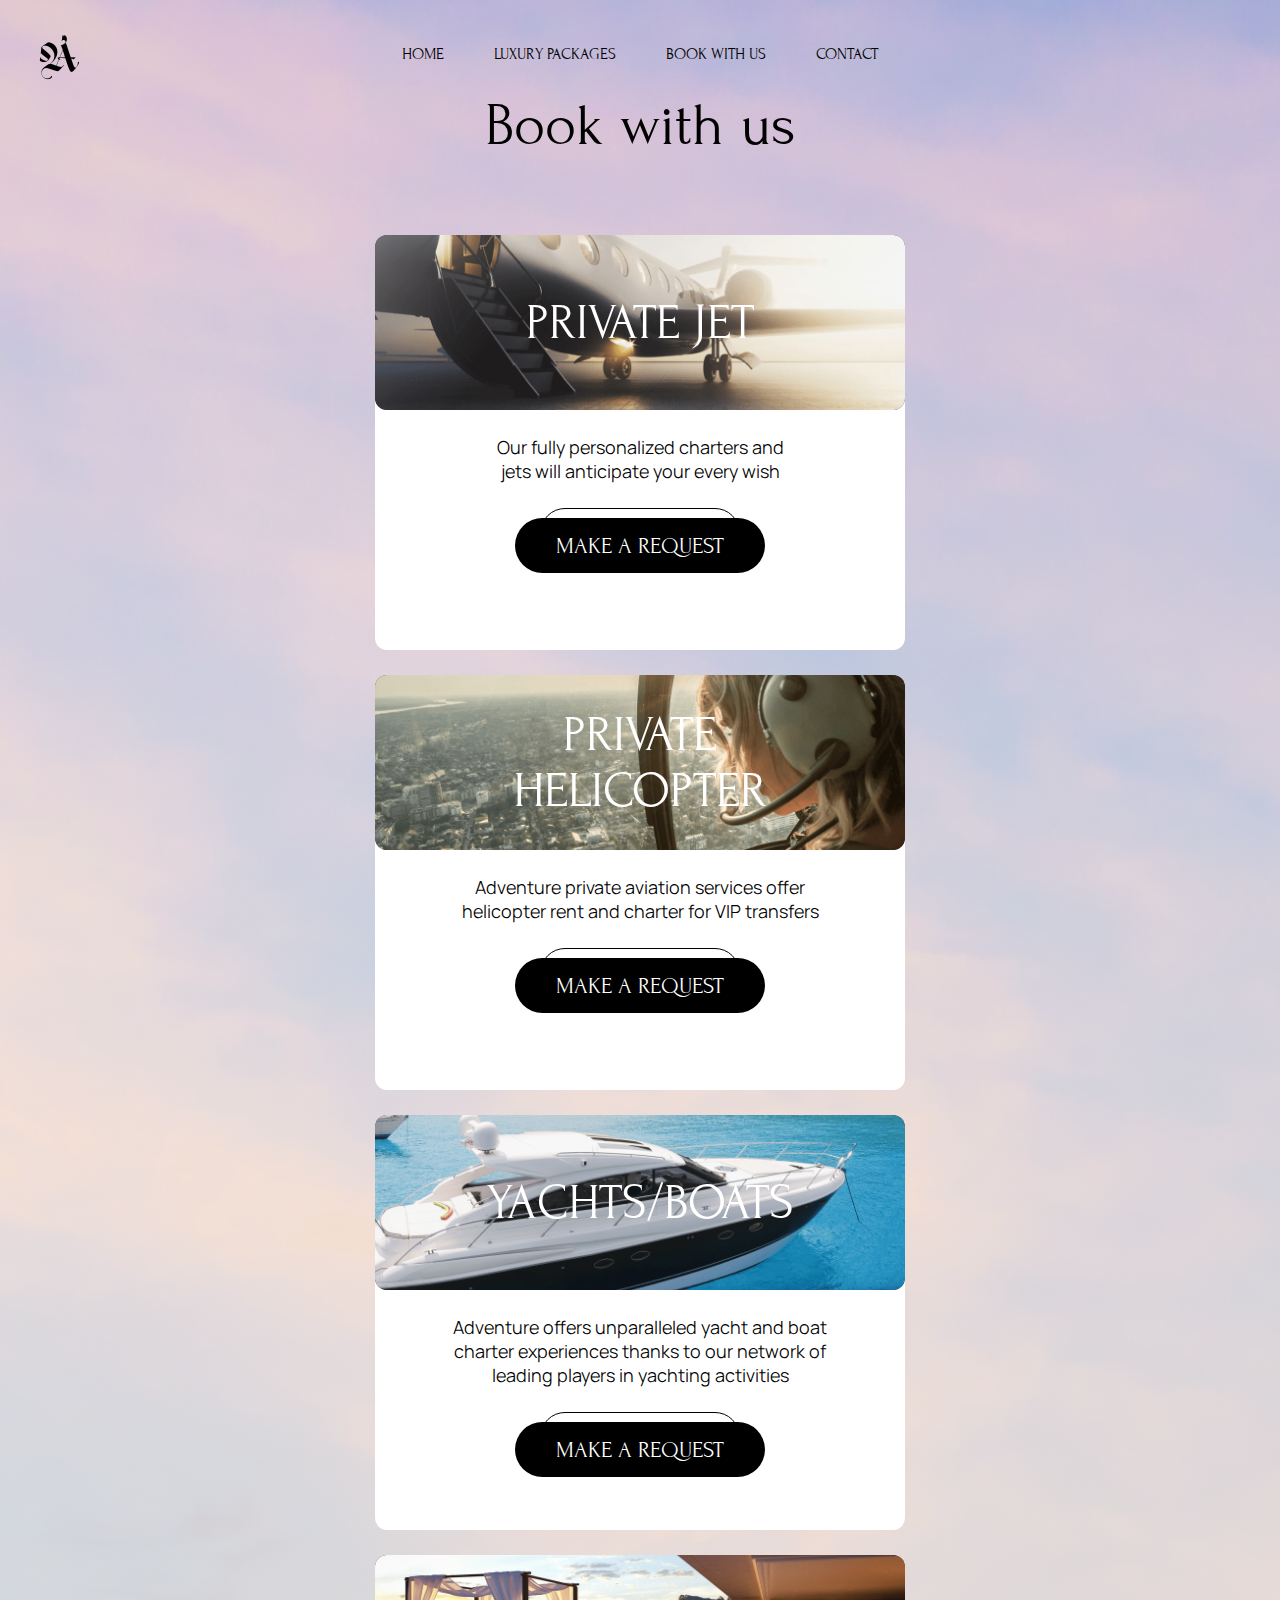
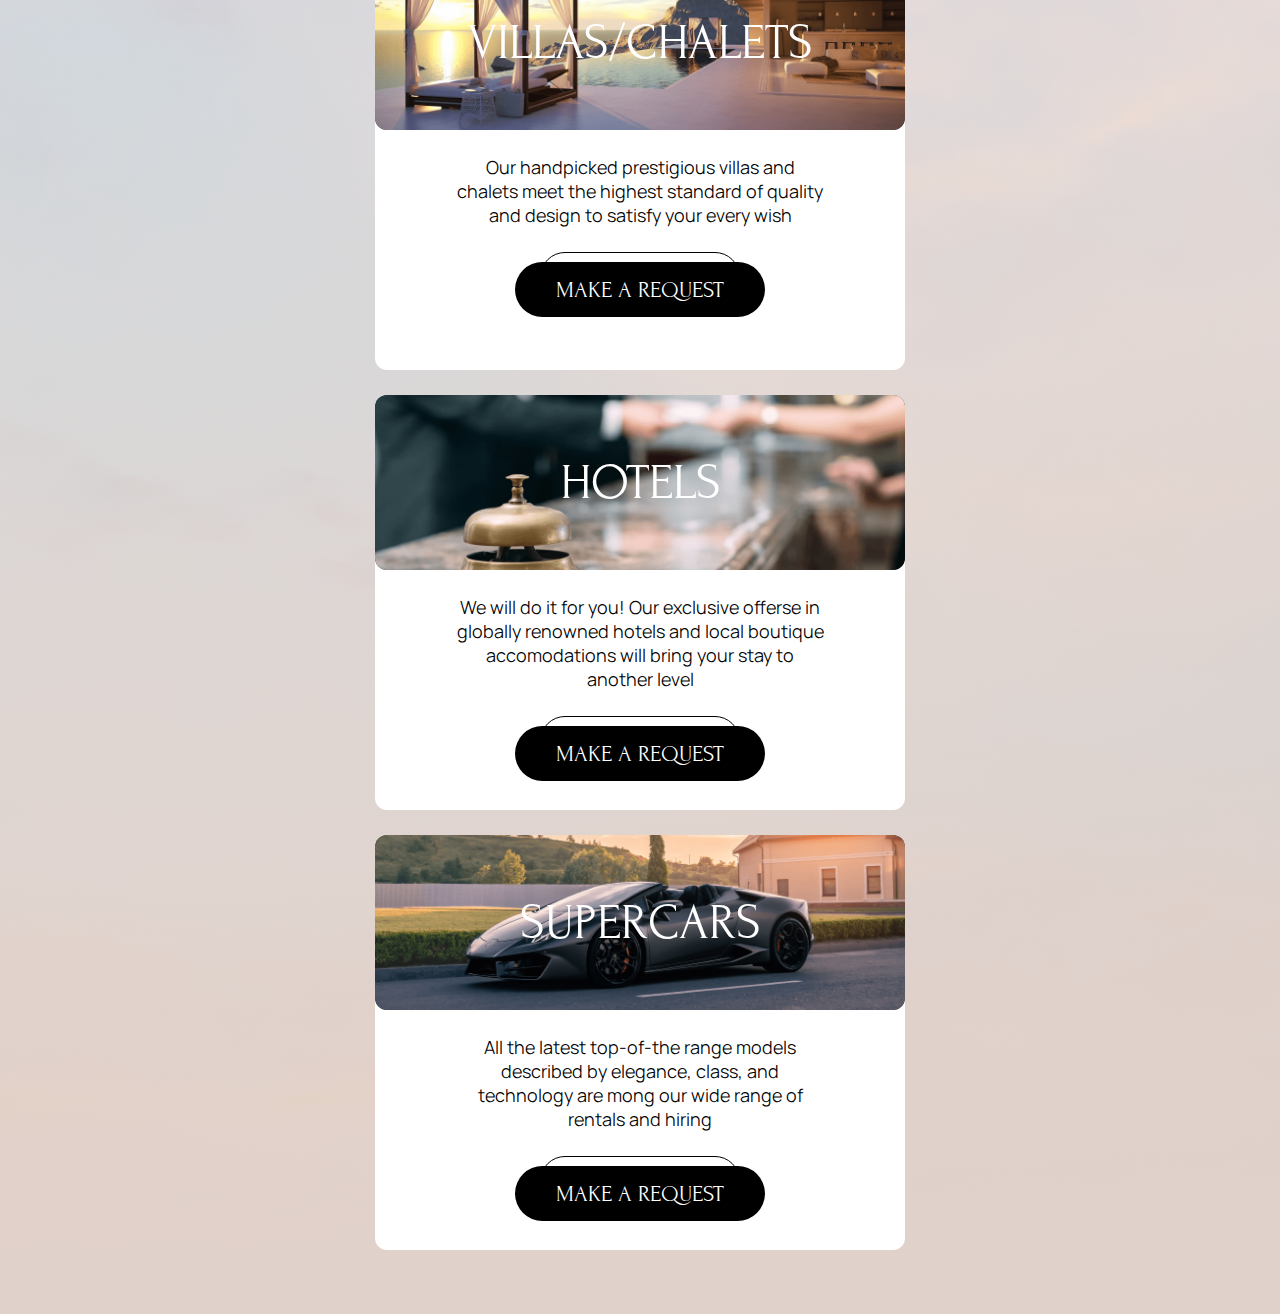
<file: booking.html>
<html lang="en-US">
    <head> 
       <title>Adventure - Travel Designer</title> 
       
       <meta name="author" content="Cristhian Prado" />
       <meta
            name="description"
            content="Your home for luxury traveling." 
        />
        <meta charset="utf-8"/>
        <link rel="stylesheet" href="booking-style.css">
    </head>

    
    <body>
        <input type="checkbox" id="toggle">
        <a href="#"><img class="logo" src="logo.png"></a>
        <nav>
            <label class = "navbar-toggler" for="toggle">
                <span class="bar"></span>
                <span class="bar"></span>
                <span class="bar"></span>
            </label>

            <ul>
                <li><a href="index.html">HOME</a></li>
                <li><a href="luxuryPackages.html">LUXURY PACKAGES</a></li>
                <li><a href="booking.html">BOOK WITH US</a></li>
                <li><a href="contact.html">CONTACT</a></li>
            </ul>
        </nav>

        <div class="bookTitle">
            <h1>Book with us</h1>
        </div>

        <div class="booking-section">
            <div class="bookings-container">
                <a href="private-jet.html">
                    <div class="booking-info">
                        <div class="booking private-jet">
                            <div class="bg private-jet">
                                <h1>PRIVATE JET</h1>
                            </div>
                        </div>
                        <p>Our fully personalized charters and<br>jets will anticipate your every wish</p>
                        <div class="request-container">
                            <div class="request-button">
                                <h2>MAKE A REQUEST</h2>
                            </div>
                            <div class="request-cont-outline"></div>
                        </div>
                    </div>
                </a>
            
                <a href="private-jet.html">
                    <div class="booking-info">
                        <div class="booking private-helicopter">
                            <div class="bg private-heli">
                                <h1>PRIVATE<br>HELICOPTER</h1>
                            </div>
                        </div>
                        <p>Adventure private aviation services offer<br>helicopter rent and charter for VIP transfers</p>
                        <div class="request-container">
                            <div class="request-button">
                                <h2>MAKE A REQUEST</h2>
                            </div>
                            <div class="request-cont-outline"></div>
                        </div>
                    </div>
                </a>

                <a href="private-jet.html">
                    <div class="booking-info">
                        <div class="booking yachts">
                            <div class="bg yachts">
                                <h1>YACHTS/BOATS</h1>
                            </div>
                        </div>
                        <p>Adventure offers unparalleled yacht and boat<br>charter experiences thanks to our network of<br>leading players in yachting activities</p>
                        <div class="request-container">
                            <div class="request-button">
                                <h2>MAKE A REQUEST</h2>
                            </div>
                            <div class="request-cont-outline"></div>
                        </div>
                    </div>
                </a>

                <a href="private-jet.html">
                    <div class="booking-info">
                        <div class="booking villas">
                            <div class="bg villas">
                                <h1>VILLAS/CHALETS</h1>
                            </div>
                        </div>
                        <p>Our handpicked prestigious villas and<br>chalets meet the highest standard of quality<br>and design to satisfy your every wish</p>
                        <div class="request-container">
                            <div class="request-button">
                                <h2>MAKE A REQUEST</h2>
                            </div>
                            <div class="request-cont-outline"></div>
                        </div>
                    </div>
                </a>

                <a href="private-jet.html">
                    <div class="booking-info">
                        <div class="booking hotels">
                            <div class="bg hotels">
                                <h1>HOTELS</h1>
                            </div>
                        </div>
                        <p>We will do it for you! Our exclusive offerse in<br>globally renowned hotels and local boutique<br>accomodations will bring your stay to<br>another level</p>
                        <div class="request-container">
                            <div class="request-button">
                                <h2>MAKE A REQUEST</h2>
                            </div>
                            <div class="request-cont-outline"></div>
                        </div>
                    </div>
                </a>

                <a href="private-jet.html">
                    <div class="booking-info">
                        <div class="booking supercars">
                            <div class="bg supercars">
                                <h1>SUPERCARS</h1>
                            </div>
                        </div>
                        <p>All the latest top-of-the range models<br>described by elegance, class, and<br>technology are mong our wide range of<br>rentals and hiring</p>
                        <div class="request-container">
                            <div class="request-button">
                                <h2>MAKE A REQUEST</h2>
                            </div>
                            <div class="request-cont-outline"></div>
                        </div>
                    </div>
                </a>
            </div>
        </div>

    </body>
</html>
</file>
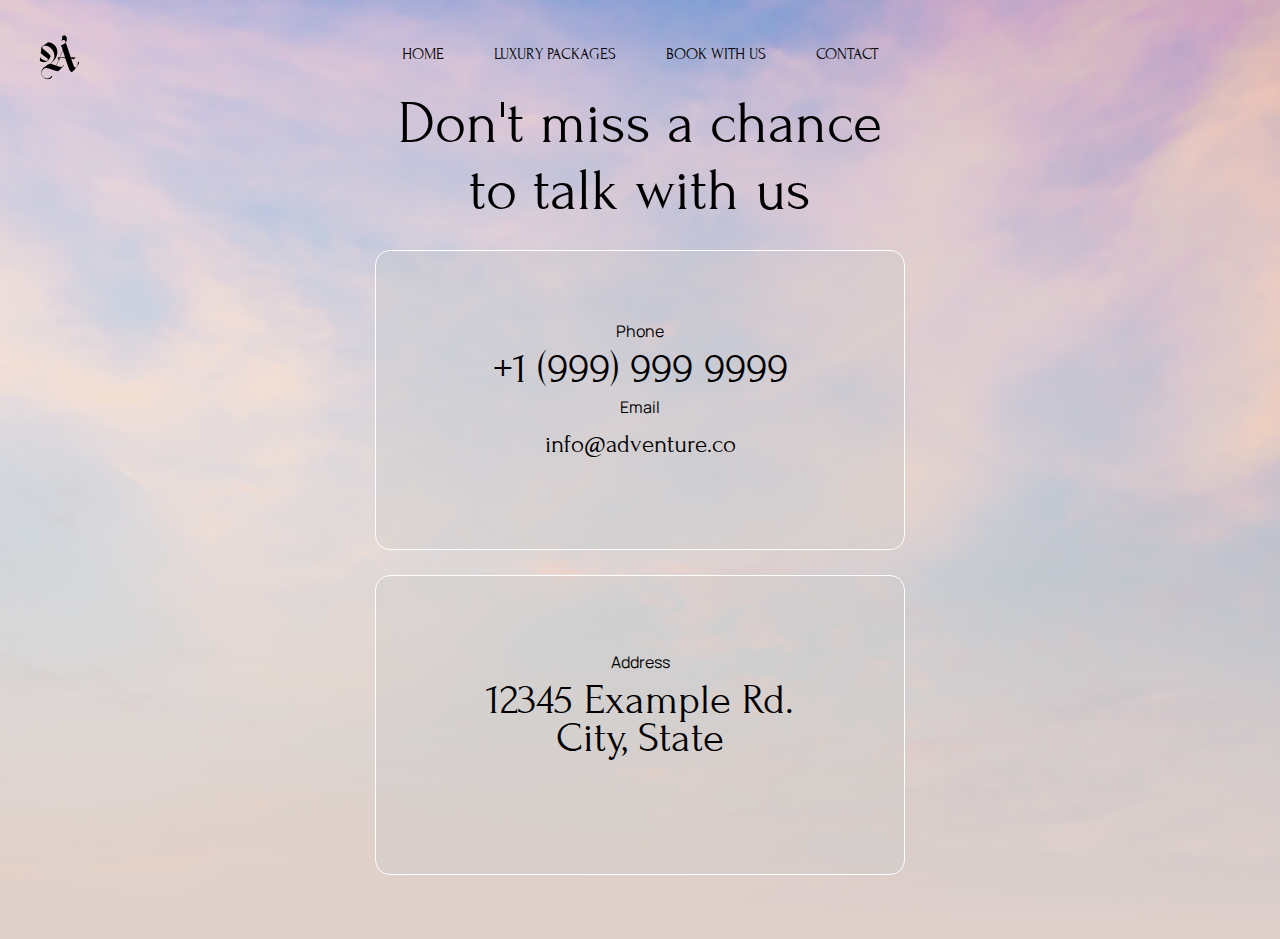
<file: contact.html>
<html lang="en-US">
    <head> 
       <title>Adventure - Travel Designer</title> 
       
       <meta name="author" content="Cristhian Prado" />
       <meta
            name="description"
            content="Your home for luxury traveling." 
        />
        <meta charset="utf-8"/>
        <link rel="stylesheet" href="contact.css">
    </head>

    
    <body>
        <input type="checkbox" id="toggle">
        <a href="#"><img class="logo" src="logo.png"></a>
        <nav>
            <label class = "navbar-toggler" for="toggle">
                <span class="bar"></span>
                <span class="bar"></span>
                <span class="bar"></span>
            </label>

            <ul>
                <li><a href="index.html">HOME</a></li>
                <li><a href="luxuryPackages.html">LUXURY PACKAGES</a></li>
                <li><a href="booking.html">BOOK WITH US</a></li>
                <li><a href="contact.html">CONTACT</a></li>
            </ul>
        </nav>

        <div class="pageTitle">
            <h1>Don't miss a chance<br>to talk with us</h1>
        </div>

        <div class="contact-info-section">
            <div class="contact-info-container">
                <div class="contact-info">
                    <div class="info-text">
                        <p>Phone</p>
                        <h3>+1 (999) 999 9999</h3>
                        <p>Email</p>
                        <h2>info@adventure.co</h2>
                    </div>
                </div>
                <div class="contact-info">
                    <div class="info-text address">
                        <p>Address</p>
                        <h3>12345 Example Rd.<br>City, State</h3>
                    </div>
                </div>
            </div>
        </div>

    </body>
</html>
</file>
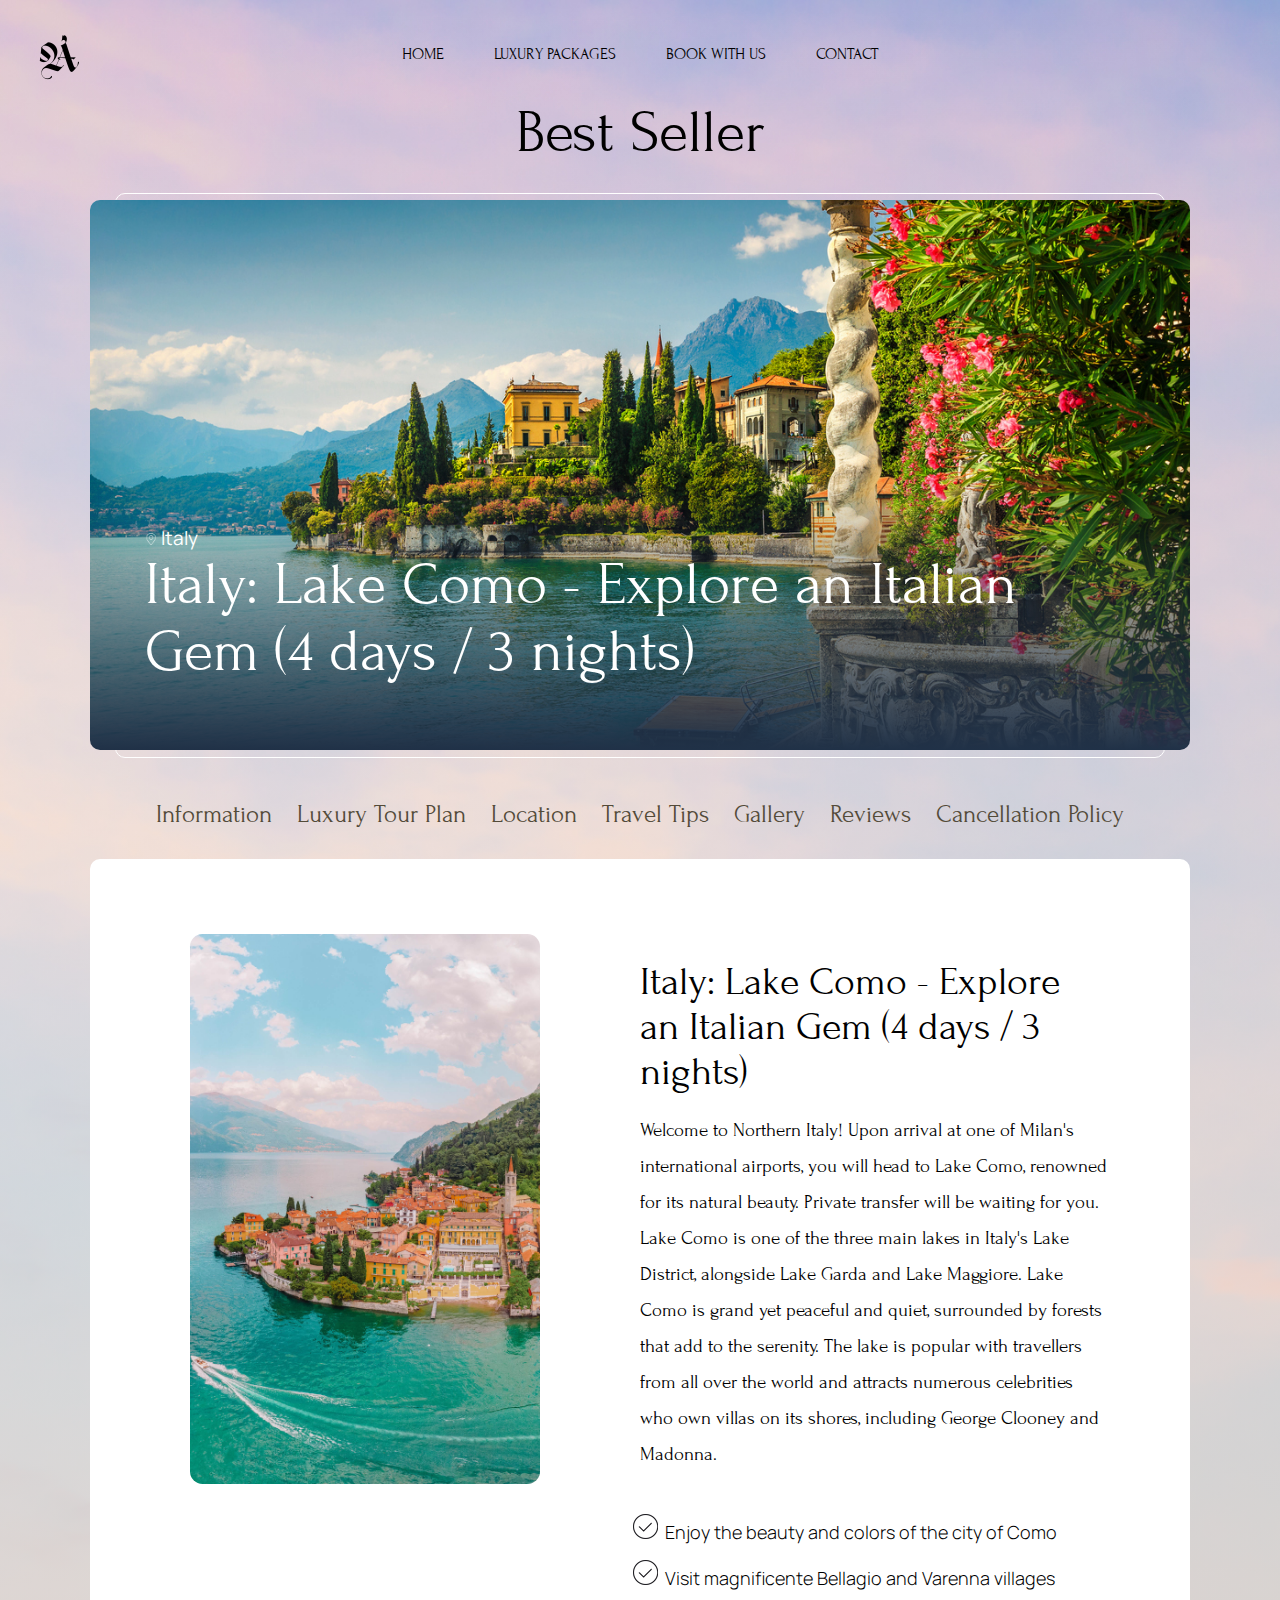
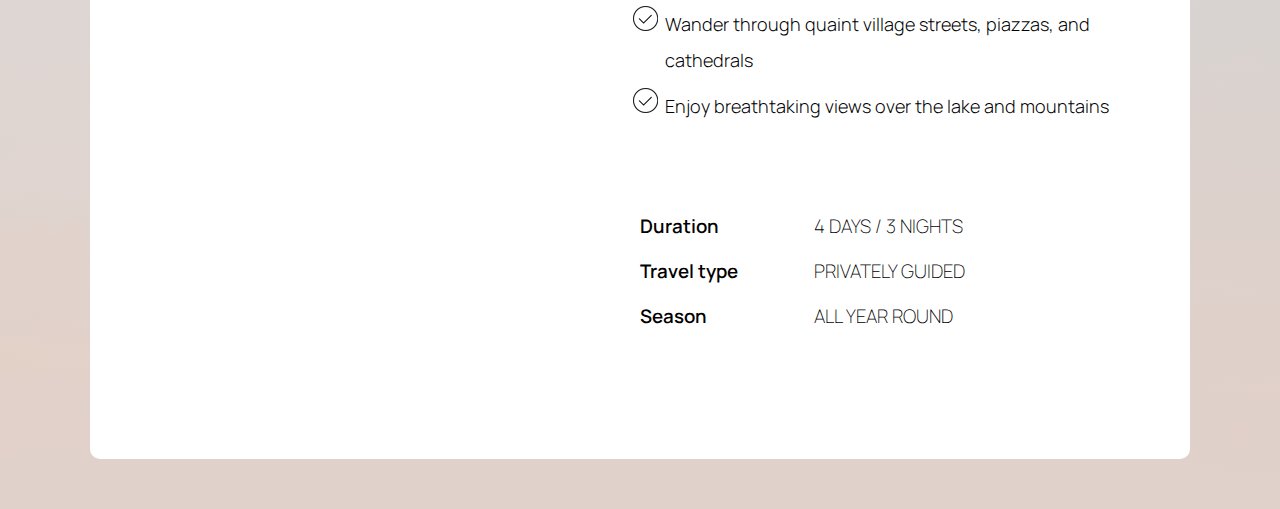
<file: italy-lake-como.html>
<html lang="en-US">
    <head> 
       <title>Adventure - Travel Designer</title> 
       
       <meta name="author" content="Cristhian Prado" />
       <meta
            name="description"
            content="Your home for luxury traveling." 
        />
        <meta charset="utf-8"/>
        <script defer src="info.js"></script>
        <link rel="stylesheet" href="package-styles.css">
    </head>

    
    <body>
        <input type="checkbox" id="toggle">
        <a href="#"><img class="logo" src="logo.png"></a>
        <nav>
            <label class = "navbar-toggler" for="toggle">
                <span class="bar"></span>
                <span class="bar"></span>
                <span class="bar"></span>
            </label>

            <ul>
                <li><a href="index.html">HOME</a></li>
                <li><a href="luxuryPackages.html">LUXURY PACKAGES</a></li>
                <li><a href="booking.html">BOOK WITH US</a></li>
                <li><a href="contact.html">CONTACT</a></li>
            </ul>
        </nav>

        <div class="pageTitle">
            <h1>Best Seller</h1>
        </div>

        <div class="fg-package-container">
            <div class="fg-package">
                <div class="fg-info">
                    <p><img src="images/pin.png" width="12px" height="12px"> Italy</p>
                    <h1>Italy: Lake Como - Explore an Italian<br>Gem (4 days / 3 nights)</h1>
                </div>
            </div>
            <div class="fg-outline"></div>
        </div>

        <div class="button-bar">
            <button onclick="enableINFORMATION()">Information</button>
            <button onclick="enableLTP()">Luxury Tour Plan</button>
            <button onclick="enableLOCATION()">Location</button>
            <button onclick="enableTIPS()">Travel Tips</button>
            <button onclick="enableGALLERY()">Gallery</button>
            <button onclick="enableREVIEWS()">Reviews</button>
            <button onclick="enablePOLICY()">Cancellation Policy</button>
        </div>

        <div class="info-section">
            <div class="information" id="info">
                <div class="content">
                    <div class="photo italy-lake-como"></div>
                    <div class="text-section">
                        <h1>Italy: Lake Como - Explore<br>an Italian Gem (4 days / 3<br>nights)</h1>
                        <br>
                        <p>Welcome to Northern Italy! Upon arrival at one of Milan's international airports, you will head to Lake Como, renowned for its natural beauty. Private transfer will be waiting for you. Lake Como is one of the three main lakes in Italy's Lake District, alongside Lake Garda and Lake Maggiore. Lake Como is grand yet peaceful and quiet, surrounded by forests that add to the serenity. The lake is popular with travellers from all over the world and attracts numerous celebrities who own villas on its shores, including George Clooney and Madonna.</p>
                        <ul>
                            <li>Enjoy the beauty and colors of the city of Como</li>
                            <li>Visit magnificente Bellagio and Varenna villages</li>
                            <li>Wander through quaint village streets, piazzas, and cathedrals</li>
                            <li>Enjoy breathtaking views over the lake and mountains</li>
                        </ul>
                        <div class="dts-container">
                            <h3><strong>Duration</strong>&emsp;&emsp;&emsp;&emsp;&emsp;4 DAYS / 3 NIGHTS</h3>
                            <h3><strong>Travel type</strong>&emsp;&emsp;&emsp;&emsp;PRIVATELY GUIDED</h3>
                            <h3><strong>Season </strong>&emsp;&emsp;&emsp;&emsp;&emsp;&nbsp;&nbsp;ALL YEAR ROUND</h3>
                        </div>
                    </div>
                </div>
            </div>

            <div class="ltp" id="ltp">
                <div class="content-title">Luxury Tour Plan</div>

                <div class="text-block">
                    <h2>Day 1: Arrival. Day at leisure</h2>
                    <p>As it is your arrival day, take it easy after checking in to your hotel.  Grab some gelato and take a walk along the lakeside promenade.
                        <br>
                        <br>
                        Traditionally in Italy, locals get together with friends for an early evening cocktail called an aperitivo. In almost any piazza, you can sit and enjoy a spritz accompanied by local breads, meats and cheeses.
                        <br>
                        <br>
                        Get inspired by the Italian spirit overlooking the beautiful lake
                    </p>
                </div>
                <div class="text-block">
                    <h2>Day 2: Walking Tour & Funicular Ride</h2>
                    <p>Enjoy breakfast, then meet your guide in the center of Como and set off for a full day of exploring the city. Wander the narrow streets and enjoy the sights and sounds from the local shops. In the center, you will find the 14th century Gothic Cathedral of Como and the 12th century Basilica of San Fedele. Both will impress you with its magnificent architecture. Since they are next to each other, you can take a tour of one or both of these local attractions.
                        <br>
                        <br>
                        From the square, you will walk 20 minutes to the extensive park and exhibition hall of Villa Olmo. Your guide will show you around the Villa and gardens before giving you some free time.
                        <br>
                        <br>
                        Take some time in the afternoon to shop in Como. There are many boutiques and a weekly market on Saturdays around Port Torre.
                        <br>
                        <br>
                        In the afternoon, we will head along the promenade to the right of Place Cavour and ride the funicular. The Brunate funicular runs every 30 minutes and takes you to a panoramic view of the city and the lake. In just 7 minutes, you will reach the viewpoint from where you can see the historic center of Como from above and admire the Alps.
                    </p>
                </div>
                <div class="text-block">
                    <h2>Day 3: Private boat tour to Varenna and Bellagio</h2>
                    <p>In the morning, after breakfast, you will board a private boat for an incredibly beautiful tour of Varenna and Bellagio – typical northern Italian villages on the eastern shore of Lake Como.
                        <br>
                        <br>
                        These villages are famous for their beautiful villas and picturesque coastline. In 6 hours of a boat trip, you will fully explore the lake, villages, villas, parks, hidden waterfalls, medieval bridges and breathtaking views.
                        <br>
                        <br>
                        After a couple of hours of boating, we will arrive in Varenna to visit one of the most authentic villages on the lake. Our next stop is the Pearl of Lake Como – village of Bellagio. Enjoy your lunch in one of the local restaurants and admire the view of gorgeous villas, pristine gardens and lively squares. You will also have some free time for shopping.
                        <br>
                        <br>
                        - 9:50 AM: Meeting with the guide
                        <br>
                        - 10:00 AM: Boarding on a private boat for a cruise along the noble branch of the lake to Gaeta
                        <br>
                        - 12:20 PM: Arrival in Varenna, visit to the authentic village
                        <br>
                        - 1:00 PM: Transfer to Bellagio
                        <br>
                        - 1:15 PM: Lunch and free time in Bellagio
                        <br>
                        - 3:00 PM: Transfer to Como
                        <br>
                        - 4:00 PM: Arrival in Como and end of the guided service
                    </p>
                </div>
                <div class="text-block">
                    <h2>Day 4: Departure</h2>
                    <p>It is time to say goodbye to Lake Como. A private transfer will be waiting for you at your hotel to take you to Milan airport.
                        <br>
                        <br>
                        You can extend your holiday and book additional days for:
                        <br>
                        <br>
                        – Spend a day in Lugano, the southern jewel of Switzerland, with a beautiful glacial lake and delicious Swiss chocolate.
                        <br>
                        <br>
                        – Day tour to Milan, the world famous center of fashion, culture, art and history
                        <br>
                        <br>
                        – Full-day tour of the Franciacorta region: visit a regional winery to taste local varietals
                    </p>
                </div>

                <div class="ltp-includes">
                    <p>Included</p>
                    <ul>
                        <li>Hotel and Resort accomodation</li>
                        <li>All private transfers</li>
                        <li>Private guide</li>
                        <li>Local representative assistance</li>
                        <li>Adventure's 24hr telephone assistance</li>
                        <li>Tax</li>
                    </ul>
                    <p>Not included</p>
                    <ul>
                        <li>International flights</li>
                        <li>Insurances</li>
                        <li>Meals and beverage not indicated</li>
                        <li>Extra activities and tours</li>
                    </ul>
                </div>

                <div class="footer-info">
                    <p>Whatever your needs are, we are here to help. If you have any questions regarding our packages<br>and services, or you would like to customise a private guided tours, please do not hesitate to<br>contact us.</p>
                    <br>
                    <h4>Adventure | Tel: +1 (999) 999 9999 | info@adventure.co | www.adventure.co</h4>
                </div>
            </div>

            <div class="location" id="loc">
                <div class="loc-bg">
                    <img src="images/location-Lake-Como.png" width="700px" height="700px">
                </div>
            </div>

            <div class="travel-tips" id="tips">
                <div class="content-title">Travel Tips</div>

                <div class="text-block">
                    <h2 class="tt-h2">Go shopping in Bellagio</h2>
                    <p>Explore some of the cute little shops where you’ll find a lot of silk products. I picked out a couple silk hair scarves for myself and larger scarves to bring home as gifts.</p>
                </div>
                <div class="text-block">
                    <hr>
                    <hr>
                </div>
                <div class="text-block">
                    <h2 class="tt-h2">Enjoy an afternoon espresso or glass of wine by the water.</h2>
                    <p>Grab a table with amazing views at one of the many cafes along the water, and sip an espresso (but for the love of God, don’t order a cappuccino in Italy any time other than in the morning</p>
                </div>
            </div>

            <div class="gallery" id="gallery">
                <div class="content-title">Gallery</div>

                <div class="image-gallery">
                    <div class="gallery-content">
                        <div class="image one"></div>
                        <div class="image-column one">
                            <div class="image two"></div>
                            <div class="image three"></div>  
                        </div>
                        <div class="image-column two">
                            <div class="image four"></div>
                            <div class="image five"></div>
                        </div> 
                        <div class="image six"></div>
                    </div>              
                </div>
            </div>

            <div class="reviews" id="reviews">
                <div class="content-title">Reviews</div>
            </div>

            <div class="policy" id="policy">
                <div class="content-title">Cancellation policy</div>
                <div class="policy-content">
                    <div class="policy-text">
                        <p>CANCELLATION POLICY:</p>
                        <br>
                        <br>
                        <p>This tour package requires a deposit payment of 50% of the total price if booking made more than 30 days before arrival. Less than 30 days prior to arrival, full payment is required</p>
                        <br>
                        <br>
                        <p class="pItalics">Please note: For bookings made less than 30 days before the start of travel, the availability of all services will need to be confirmed by Lux Trips before the booking can be confirmed.</p>
                        <br>
                        <br>
                        <p>CANCELLATION CHARGES</p>
                        <br>
                        <br>
                        <p>Charges vary depending on the amount of notice provided before the scheduled tour arrival date.
                            <br>
                            Less than 30 days – 20% cancellation charge*
                            <br>
                            Less than 15 days  – 70% cancellation charge*
                            <br>
                            Less than 7 days  – 100% cancellation charge*
                        </p>
                        <br>
                        <br>
                        <p>*The cancellation charge is a percentage of the total booking price</p>
                    </div>
                </div>
            </div>
        </div>
    </body>
</html>
</file>
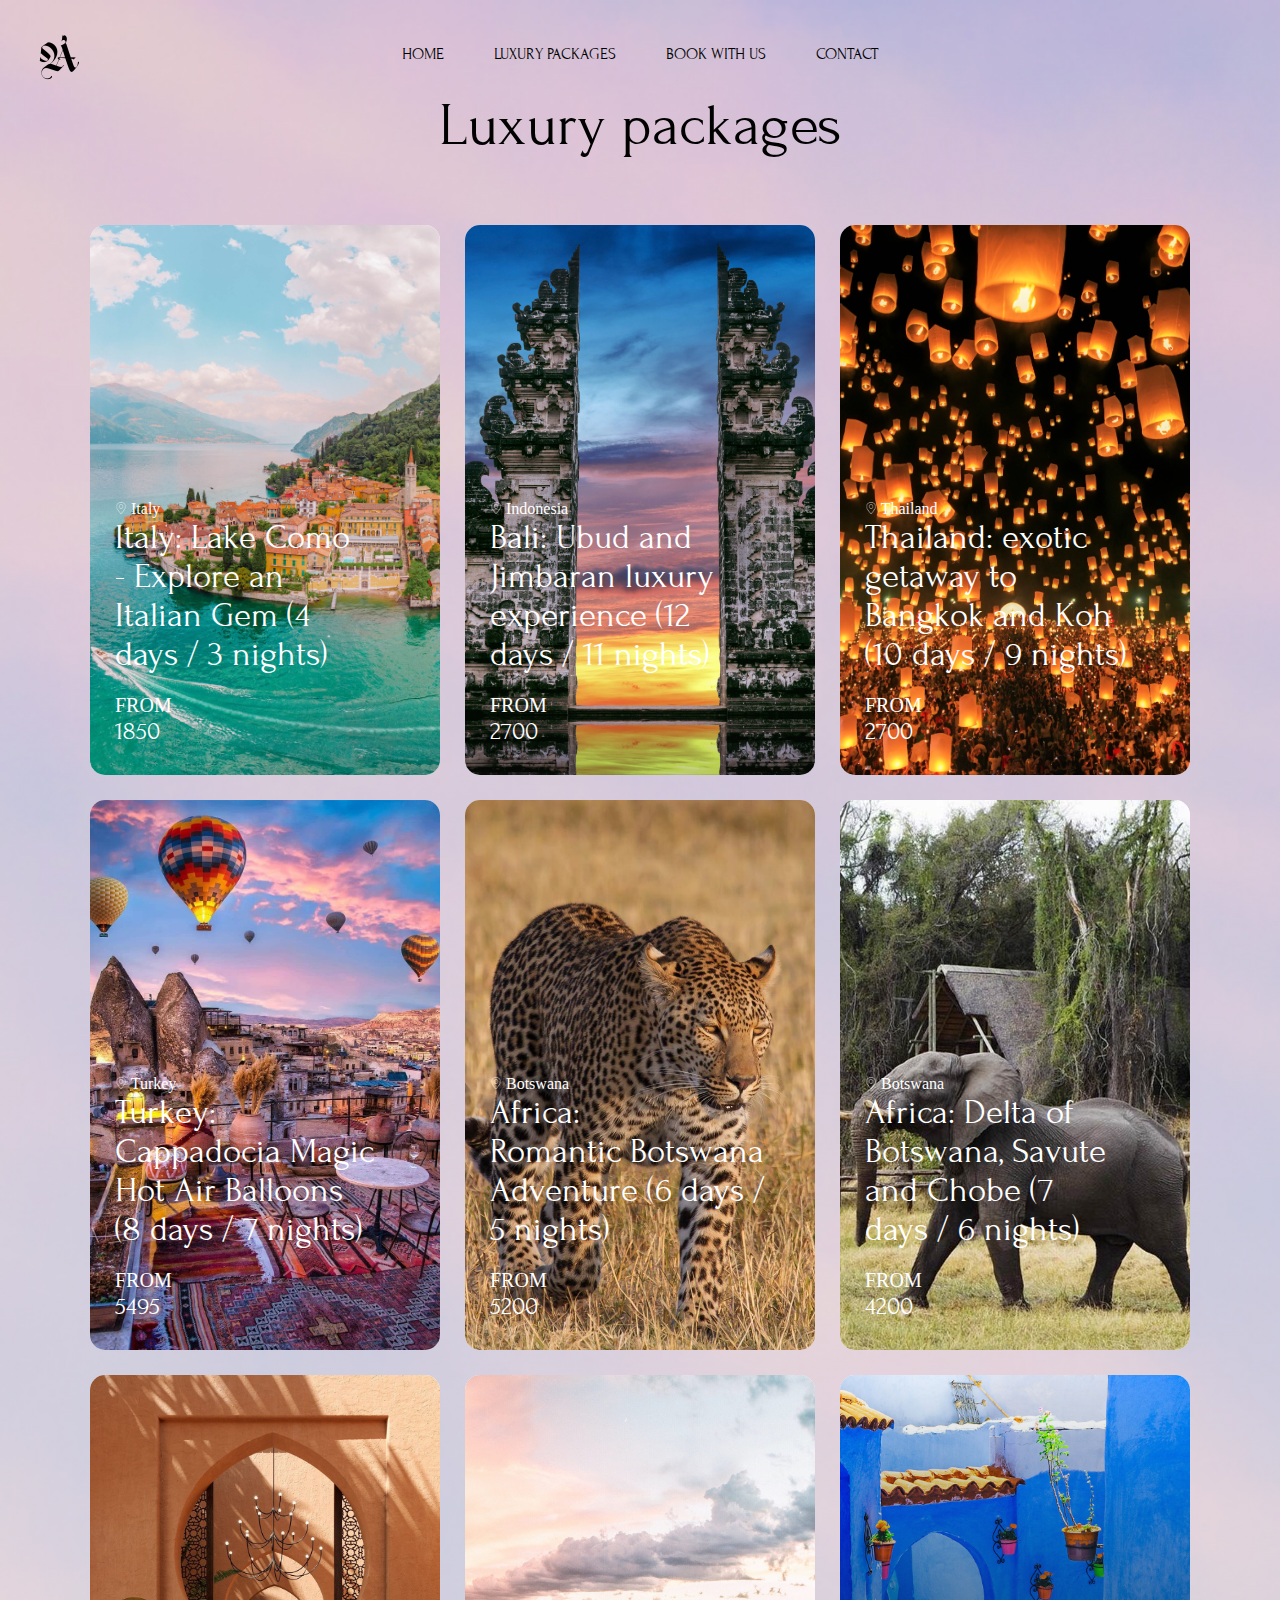
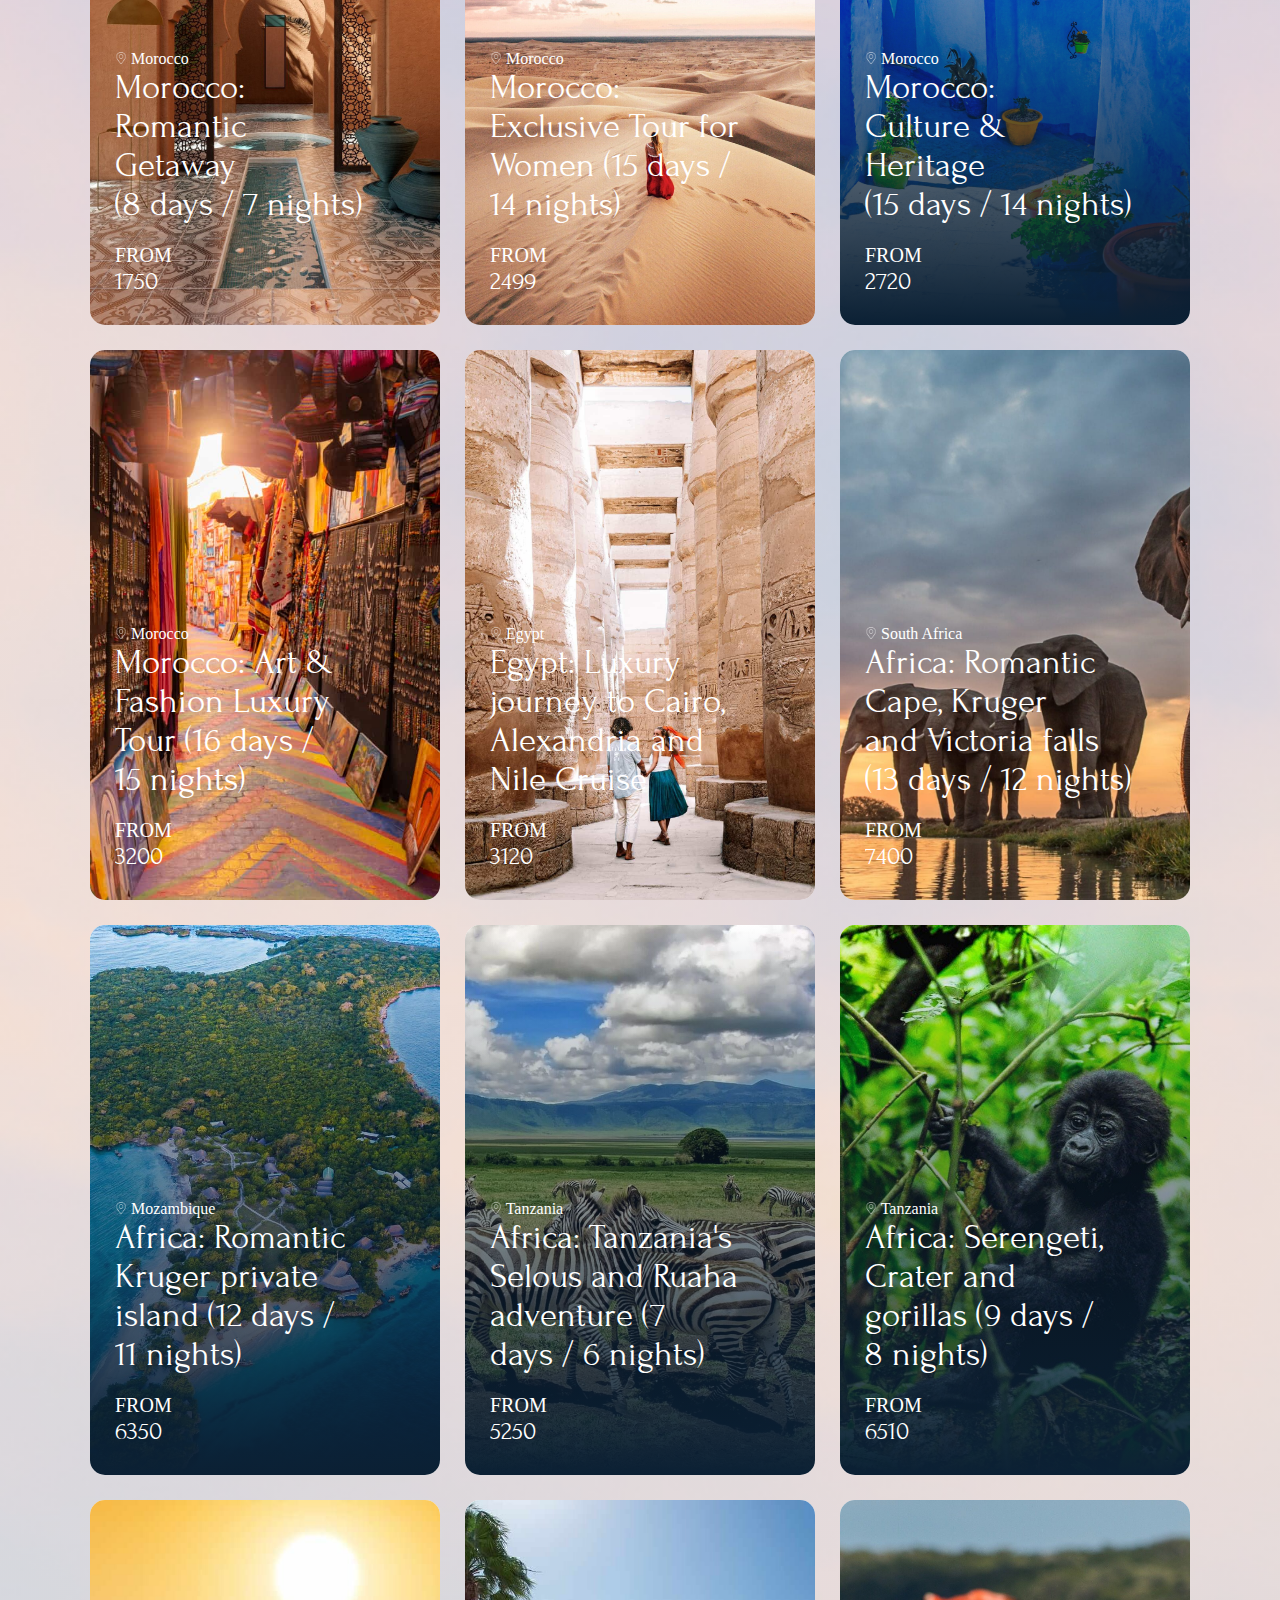
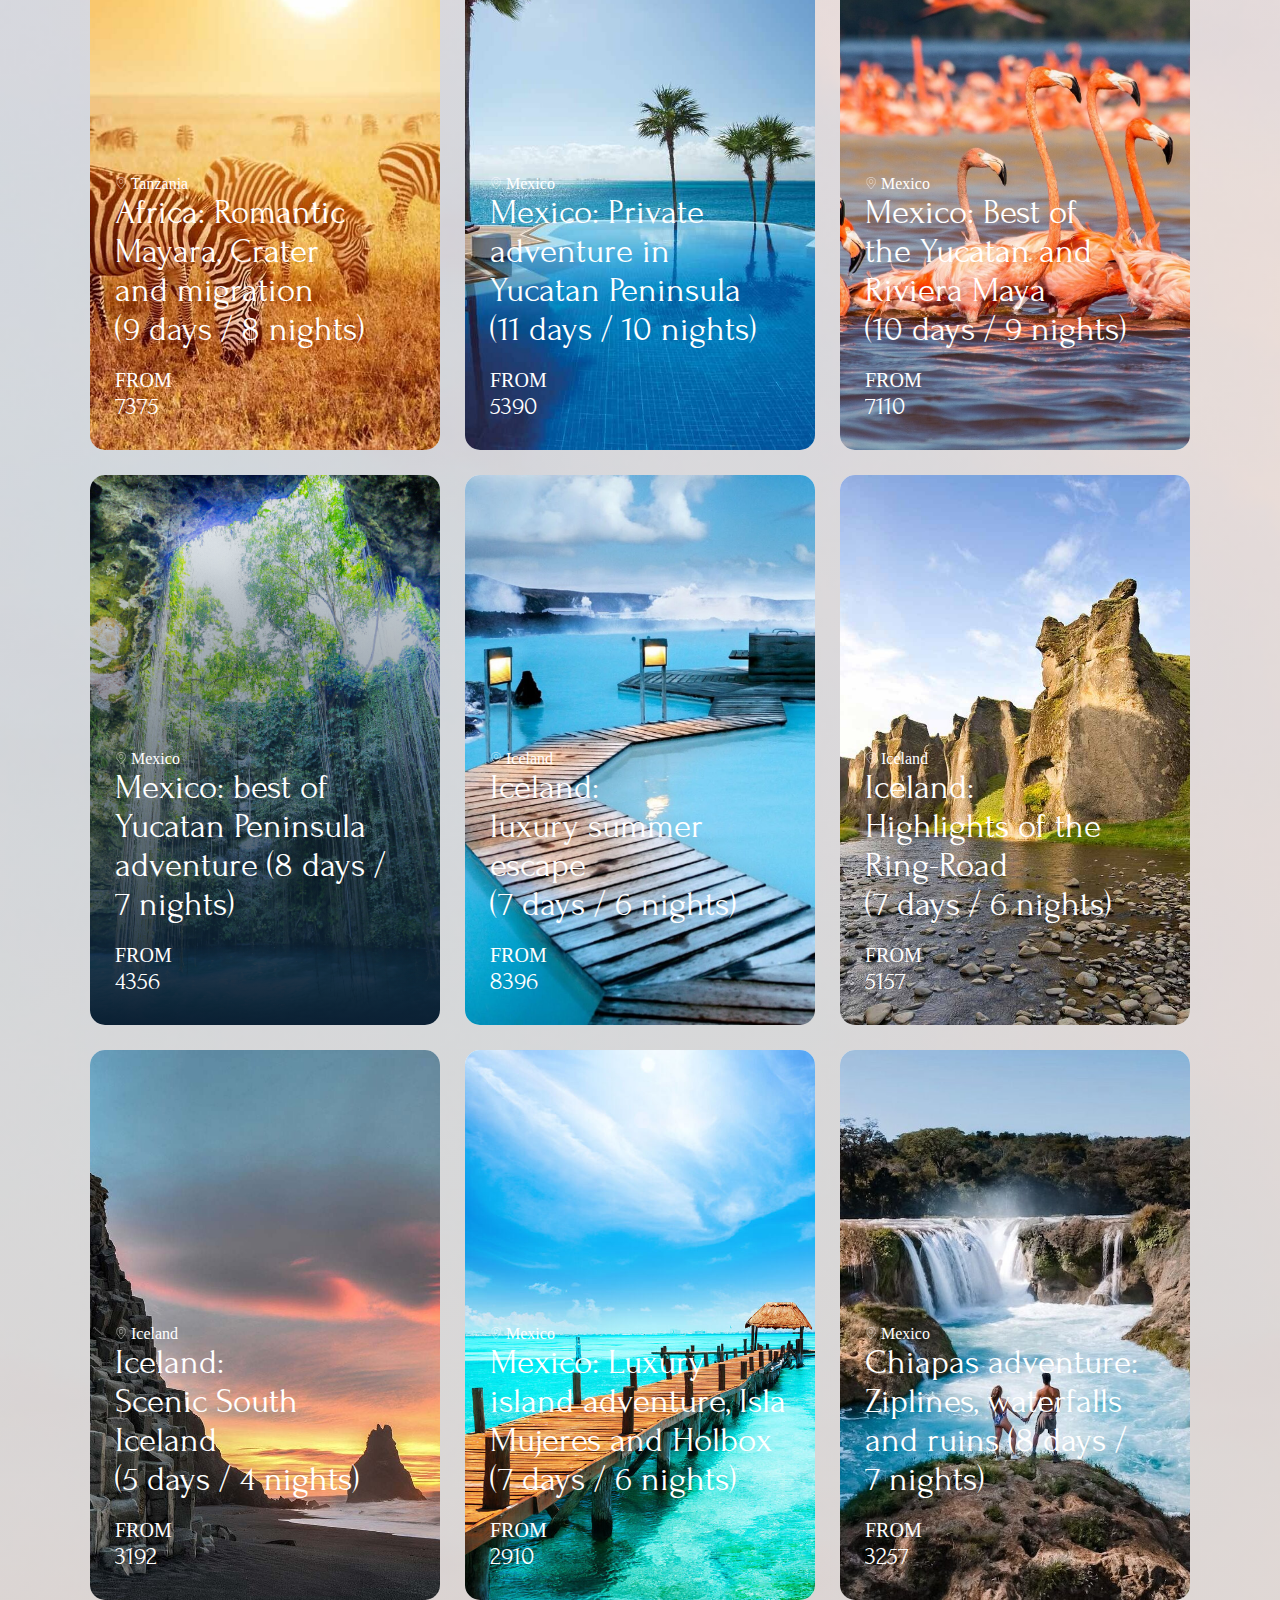
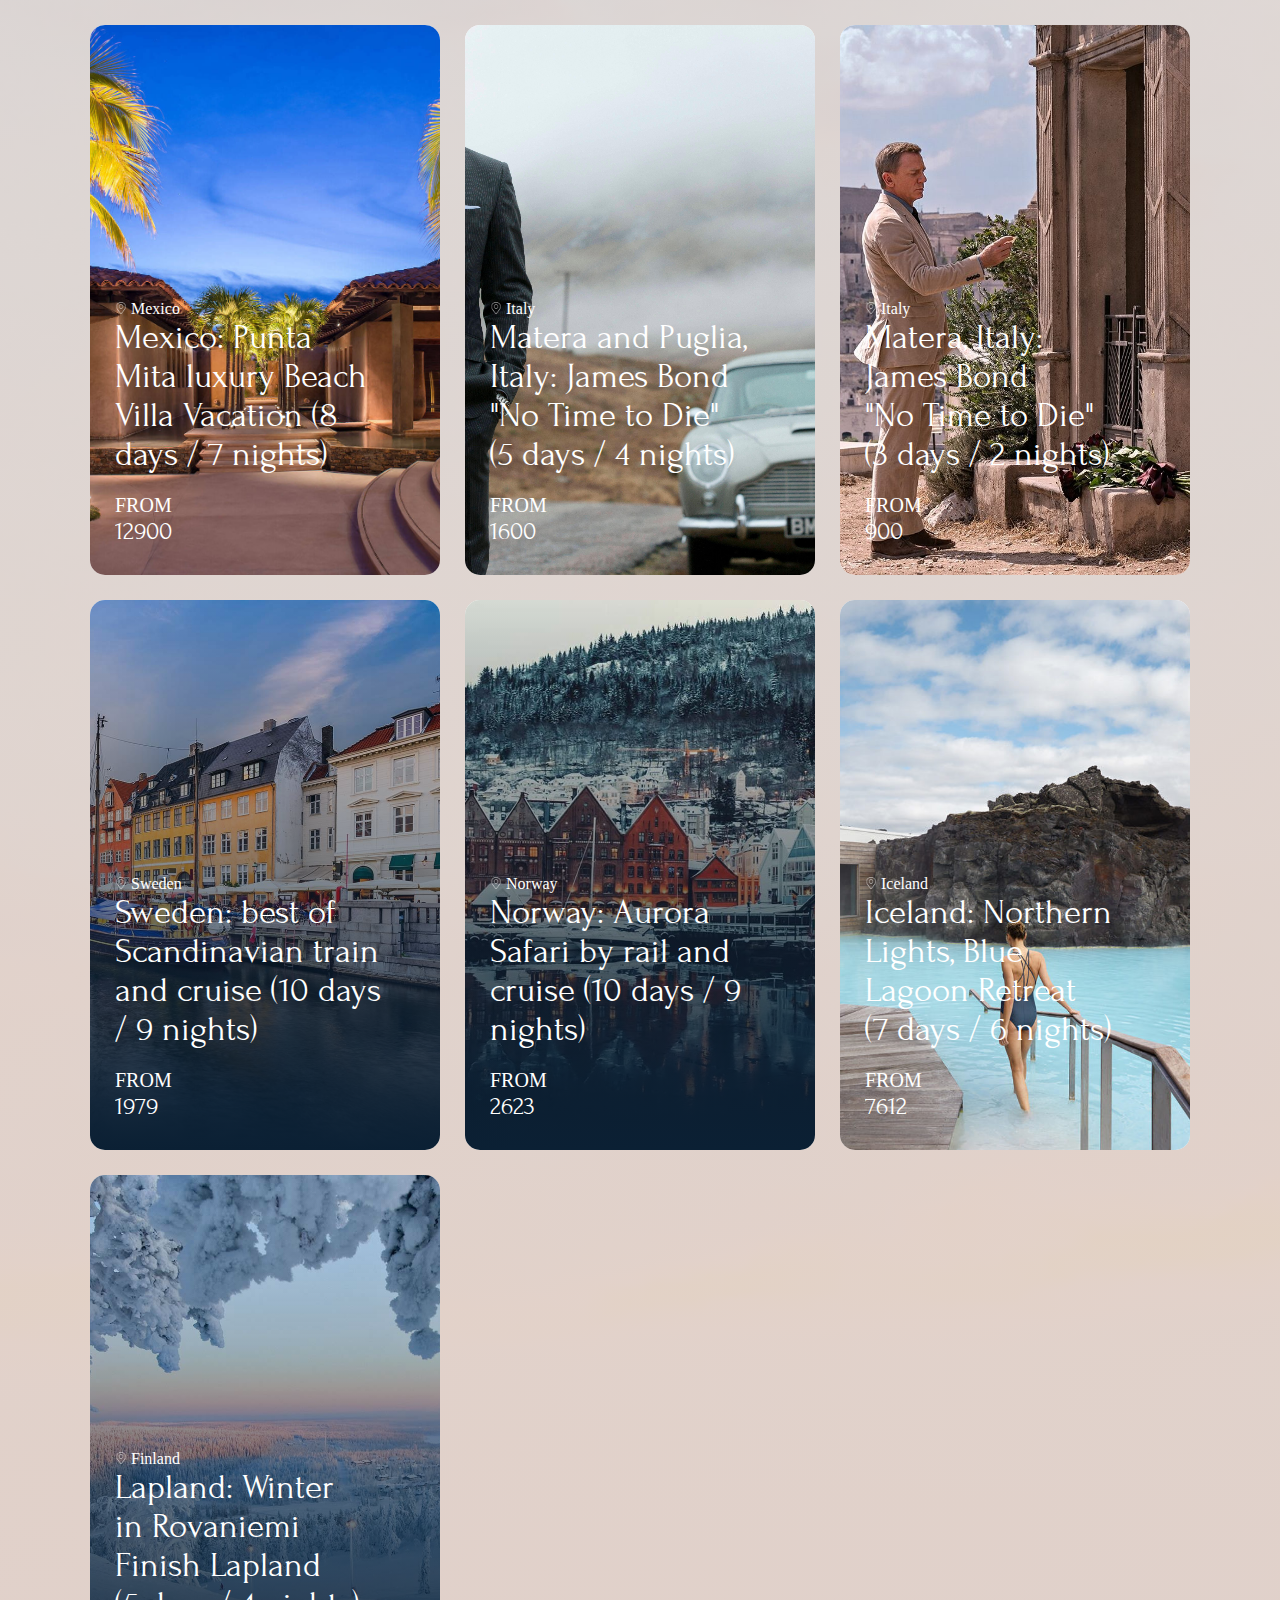
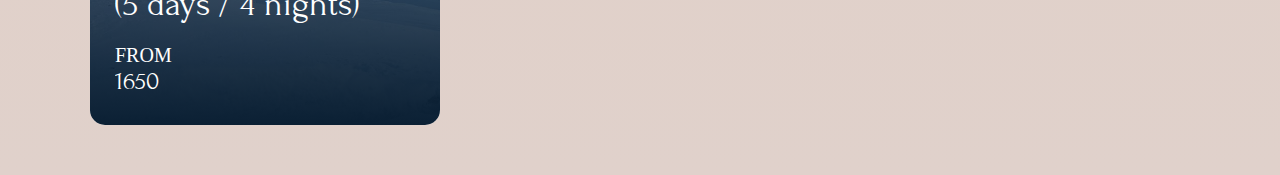
<file: luxuryPackages.html>
<html lang="en-US">
    <head> 
       <title>Adventure - Travel Designer</title> 
       
       <meta name="author" content="Cristhian Prado" />
       <meta
            name="description"
            content="Your home for luxury traveling." 
        />
        <meta charset="utf-8"/>
        <link rel="stylesheet" href="lux-pack-style.css">
    </head>

    
    <body>
        <input type="checkbox" id="toggle">
        <a href="#"><img class="logo" src="logo.png"></a>
        <nav>
            <label class = "navbar-toggler" for="toggle">
                <span class="bar"></span>
                <span class="bar"></span>
                <span class="bar"></span>
            </label>

            <ul>
                <li><a href="index.html">HOME</a></li>
                <li><a href="luxuryPackages.html">LUXURY PACKAGES</a></li>
                <li><a href="booking.html">BOOK WITH US</a></li>
                <li><a href="contact.html">CONTACT</a></li>
            </ul>
        </nav>

        <div class="luxTitle">
            <h1>Luxury packages</h1>
        </div>



        <div class="packages-container">
            <div class="sub-container">
                <div class="package">
                    <a href="italy-lake-como.html">
                        <div class="bg italy">
                            <div class="experience-content">
                                <p><img src="images/pin.png" width="12px" height="12px"> Italy</p>
                                <h1>Italy: Lake Como<br>- Explore an<br>Italian Gem (4<br> days / 3 nights)</h1>
                                <p class="price">FROM <br><div class="price-num">1850</div></p>
                            </div>
                        </div>
                    </a>
                </div>
                <div class="package">
                    <a href="#">
                        <div class="bg indonesia">
                            <div class="experience-content">
                                <p><img src="images/pin.png" width="12px" height="12px"> Indonesia</p>
                                <h1>Bali: Ubud and<br>Jimbaran luxury<br>experience (12<br> days / 11 nights)</h1>
                                <p class="price">FROM <br><div class="price-num">2700</div></p>
                            </div>
                        </div>
                    </a>
                </div>
                <div class="package">
                    <a href="#">
                        <div class="bg thailand">
                            <div class="experience-content">
                                <p><img src="images/pin.png" width="12px" height="12px"> Thailand</p>
                                <h1>Thailand: exotic<br>getaway to<br>Bangkok and Koh<br>(10 days / 9 nights)</h1>
                                <p class="price">FROM <br><div class="price-num">2700</div></p>
                            </div>
                        </div>
                    </a>
                </div>



                <div class="package">
                    <a href="#">
                        <div class="bg turkey">
                            <div class="experience-content">
                                <p><img src="images/pin.png" width="12px" height="12px"> Turkey</p>
                                <h1>Turkey:<br>Cappadocia Magic<br>Hot Air Balloons<br>(8 days / 7 nights)</h1>
                                <p class="price">FROM <br><div class="price-num">5495</div></p>
                            </div>
                        </div>
                    </a>
                </div>
                <div class="package">
                    <a href="#">
                        <div class="bg botswana1">
                            <div class="experience-content">
                                <p><img src="images/pin.png" width="12px" height="12px"> Botswana</p>
                                <h1>Africa:<br>Romantic Botswana<br>Adventure (6 days /<br>5 nights)</h1>
                                <p class="price">FROM <br><div class="price-num">5200</div></p>
                            </div>
                        </div>
                    </a>
                </div>
                <div class="package">
                    <a href="#">
                        <div class="bg botswana2">
                            <div class="experience-content">
                                <p><img src="images/pin.png" width="12px" height="12px"> Botswana</p>
                                <h1>Africa: Delta of<br>Botswana, Savute<br>and Chobe (7<br>days / 6 nights)</h1>
                                <p class="price">FROM <br><div class="price-num">4200</div></p>
                            </div>
                        </div>
                    </a>
                </div>



                <div class="package">
                    <a href="#">
                        <div class="bg morocco1">
                            <div class="experience-content">
                                <p><img src="images/pin.png" width="12px" height="12px"> Morocco</p>
                                <h1>Morocco:<br>Romantic<br>Getaway<br>(8 days / 7 nights)</h1>
                                <p class="price">FROM <br><div class="price-num">1750</div></p>
                            </div>
                        </div>
                    </a>
                </div>
                <div class="package">
                    <a href="#">
                        <div class="bg morocco2">
                            <div class="experience-content">
                                <p><img src="images/pin.png" width="12px" height="12px"> Morocco</p>
                                <h1>Morocco:<br>Exclusive Tour for<br>Women (15 days /<br>14 nights)</h1>
                                <p class="price">FROM <br><div class="price-num">2499</div></p>
                            </div>
                        </div>
                    </a>
                </div>
                <div class="package">
                    <a href="#">
                        <div class="bg morocco3">
                            <div class="experience-content">
                                <p><img src="images/pin.png" width="12px" height="12px"> Morocco</p>
                                <h1>Morocco:<br>Culture &<br>Heritage<br>(15 days / 14 nights)</h1>
                                <p class="price">FROM <br><div class="price-num">2720</div></p>
                            </div>
                        </div>
                    </a>
                </div>



                <div class="package">
                    <a href="#">
                        <div class="bg morocco4">
                            <div class="experience-content">
                                <p><img src="images/pin.png" width="12px" height="12px"> Morocco</p>
                                <h1>Morocco: Art &<br>Fashion Luxury<br>Tour (16 days /<br>15 nights)</h1>
                                <p class="price">FROM <br><div class="price-num">3200</div></p>
                            </div>
                        </div>
                    </a>
                </div>
                <div class="package">
                    <a href="#">
                        <div class="bg egypt1">
                            <div class="experience-content">
                                <p><img src="images/pin.png" width="12px" height="12px"> Egypt</p>
                                <h1>Egypt: Luxury<br>journey to Cairo,<br>Alexandria and<br>Nile Cruise</h1>
                                <p class="price">FROM <br><div class="price-num">3120</div></p>
                            </div>
                        </div>
                    </a>
                </div>
                <div class="package">
                    <a href="#">
                        <div class="bg south-africa1">
                            <div class="experience-content">
                                <p><img src="images/pin.png" width="12px" height="12px"> South Africa</p>
                                <h1>Africa: Romantic<br>Cape, Kruger<br>and Victoria falls<br>(13 days / 12 nights)</h1>
                                <p class="price">FROM <br><div class="price-num">7400</div></p>
                            </div>
                        </div>
                    </a>
                </div>



                <div class="package">
                    <a href="#">
                        <div class="bg mozambique1">
                            <div class="experience-content">
                                <p><img src="images/pin.png" width="12px" height="12px"> Mozambique</p>
                                <h1>Africa: Romantic<br>Kruger private<br>island (12 days /<br>11 nights)</h1>
                                <p class="price">FROM <br><div class="price-num">6350</div></p>
                            </div>
                        </div>
                    </a>
                </div>
                <div class="package">
                    <a href="#">
                        <div class="bg tanzania1">
                            <div class="experience-content">
                                <p><img src="images/pin.png" width="12px" height="12px"> Tanzania</p>
                                <h1>Africa: Tanzania's<br>Selous and Ruaha<br>adventure (7 <br>days / 6 nights)</h1>
                                <p class="price">FROM <br><div class="price-num">5250</div></p>
                            </div>
                        </div>
                    </a>
                </div>
                <div class="package">
                    <a href="#">
                        <div class="bg tanzania2">
                            <div class="experience-content">
                                <p><img src="images/pin.png" width="12px" height="12px"> Tanzania</p>
                                <h1>Africa: Serengeti,<br>Crater and<br>gorillas (9 days /<br>8 nights)</h1>
                                <p class="price">FROM <br><div class="price-num">6510</div></p>
                            </div>
                        </div>
                    </a>
                </div>



                <div class="package">
                    <a href="#">
                        <div class="bg tanzania3">
                            <div class="experience-content">
                                <p><img src="images/pin.png" width="12px" height="12px"> Tanzania</p>
                                <h1>Africa: Romantic<br>Mayara, Crater<br>and migration<br>(9 days / 8 nights)</h1>
                                <p class="price">FROM <br><div class="price-num">7375</div></p>
                            </div>
                        </div>
                    </a>
                </div>
                <div class="package">
                    <a href="#">
                        <div class="bg mexico1">
                            <div class="experience-content">
                                <p><img src="images/pin.png" width="12px" height="12px"> Mexico</p>
                                <h1>Mexico: Private<br>adventure in<br>Yucatan Peninsula<br>(11 days / 10 nights)</h1>
                                <p class="price">FROM <br><div class="price-num">5390</div></p>
                            </div>
                        </div>
                    </a>
                </div>
                <div class="package">
                    <a href="#">
                        <div class="bg mexico2">
                            <div class="experience-content">
                                <p><img src="images/pin.png" width="12px" height="12px"> Mexico</p>
                                <h1>Mexico: Best of<br>the Yucatan and<br>Riviera Maya<br>(10 days / 9 nights)</h1>
                                <p class="price">FROM <br><div class="price-num">7110</div></p>
                            </div>
                        </div>
                    </a>
                </div>

                <div class="package">
                    <a href="#">
                        <div class="bg mexico3">
                            <div class="experience-content">
                                <p><img src="images/pin.png" width="12px" height="12px"> Mexico</p>
                                <h1>Mexico: best of<br>Yucatan Peninsula<br>adventure (8 days /<br>7 nights)</h1>
                                <p class="price">FROM <br><div class="price-num">4356</div></p>
                            </div>
                        </div>
                    </a>
                </div>
                <div class="package">
                    <a href="#">
                        <div class="bg iceland1">
                            <div class="experience-content">
                                <p><img src="images/pin.png" width="12px" height="12px"> Iceland</p>
                                <h1>Iceland:<br>luxury summer<br>escape<br>(7 days / 6 nights)</h1>
                                <p class="price">FROM <br><div class="price-num">8396</div></p>
                            </div>
                        </div>
                    </a>
                </div>
                <div class="package">
                    <a href="#">
                        <div class="bg iceland2">
                            <div class="experience-content">
                                <p><img src="images/pin.png" width="12px" height="12px"> Iceland</p>
                                <h1>Iceland:<br>Highlights of the<br>Ring-Road<br>(7 days / 6 nights)</h1>
                                <p class="price">FROM <br><div class="price-num">5157</div></p>
                            </div>
                        </div>
                    </a>
                </div>

                <div class="package">
                    <a href="#">
                        <div class="bg iceland3">
                            <div class="experience-content">
                                <p><img src="images/pin.png" width="12px" height="12px"> Iceland</p>
                                <h1>Iceland:<br>Scenic South<br>Iceland<br>(5 days / 4 nights)</h1>
                                <p class="price">FROM <br><div class="price-num">3192</div></p>
                            </div>
                        </div>
                    </a>
                </div>
                <div class="package">
                    <a href="#">
                        <div class="bg mexico4">
                            <div class="experience-content">
                                <p><img src="images/pin.png" width="12px" height="12px"> Mexico</p>
                                <h1>Mexico: Luxury<br>island adventure, Isla<br>Mujeres and Holbox<br>(7 days / 6 nights)</h1>
                                <p class="price">FROM <br><div class="price-num">2910</div></p>
                            </div>
                        </div>
                    </a>
                </div>
                <div class="package">
                    <a href="#">
                        <div class="bg mexico5">
                            <div class="experience-content">
                                <p><img src="images/pin.png" width="12px" height="12px"> Mexico</p>
                                <h1>Chiapas adventure:<br>Ziplines, waterfalls<br>and ruins (8 days /<br>7 nights)</h1>
                                <p class="price">FROM <br><div class="price-num">3257</div></p>
                            </div>
                        </div>
                    </a>
                </div>

                <div class="package">
                    <a href="#">
                        <div class="bg mexico6">
                            <div class="experience-content">
                                <p><img src="images/pin.png" width="12px" height="12px"> Mexico</p>
                                <h1>Mexico: Punta<br>Mita luxury Beach<br>Villa Vacation (8<br>days / 7 nights)</h1>
                                <p class="price">FROM <br><div class="price-num">12900</div></p>
                            </div>
                        </div>
                    </a>
                </div>
                <div class="package">
                    <a href="#">
                        <div class="bg italy2">
                            <div class="experience-content">
                                <p><img src="images/pin.png" width="12px" height="12px"> Italy</p>
                                <h1>Matera and Puglia,<br>Italy: James Bond<br>"No Time to Die"<br>(5 days / 4 nights)</h1>
                                <p class="price">FROM <br><div class="price-num">1600</div></p>
                            </div>
                        </div>
                    </a>
                </div>
                <div class="package">
                    <a href="#">
                        <div class="bg italy3">
                            <div class="experience-content">
                                <p><img src="images/pin.png" width="12px" height="12px"> Italy</p>
                                <h1>Matera, Italy:<br>James Bond<br>"No Time to Die"<br>(3 days / 2 nights)</h1>
                                <p class="price">FROM <br><div class="price-num">900</div></p>
                            </div>
                        </div>
                    </a>
                </div>

                <div class="package">
                    <a href="#">
                        <div class="bg sweden1">
                            <div class="experience-content">
                                <p><img src="images/pin.png" width="12px" height="12px"> Sweden</p>
                                <h1>Sweden: best of<br>Scandinavian train<br>and cruise (10 days<br>/ 9 nights)</h1>
                                <p class="price">FROM <br><div class="price-num">1979</div></p>
                            </div>
                        </div>
                    </a>
                </div>
                <div class="package">
                    <a href="#">
                        <div class="bg norway1">
                            <div class="experience-content">
                                <p><img src="images/pin.png" width="12px" height="12px"> Norway</p>
                                <h1>Norway: Aurora<br>Safari by rail and<br>cruise (10 days / 9<br>nights)</h1>
                                <p class="price">FROM <br><div class="price-num">2623</div></p>
                            </div>
                        </div>
                    </a>
                </div>
                <div class="package">
                    <a href="#">
                        <div class="bg iceland4">
                            <div class="experience-content">
                                <p><img src="images/pin.png" width="12px" height="12px"> Iceland</p>
                                <h1>Iceland: Northern<br>Lights, Blue<br>Lagoon Retreat<br>(7 days / 6 nights)</h1>
                                <p class="price">FROM <br><div class="price-num">7612</div></p>
                            </div>
                        </div>
                    </a>
                </div>

                <div class="package">
                    <a href="#">
                        <div class="bg finland1">
                            <div class="experience-content">
                                <p><img src="images/pin.png" width="12px" height="12px"> Finland</p>
                                <h1>Lapland: Winter<br>in Rovaniemi<br>Finish Lapland<br>(5 days / 4 nights)</h1>
                                <p class="price">FROM <br><div class="price-num">1650</div></p>
                            </div>
                        </div>
                    </a>
                </div>
                
            </div>
        </div>

    </body>
</html>
</file>
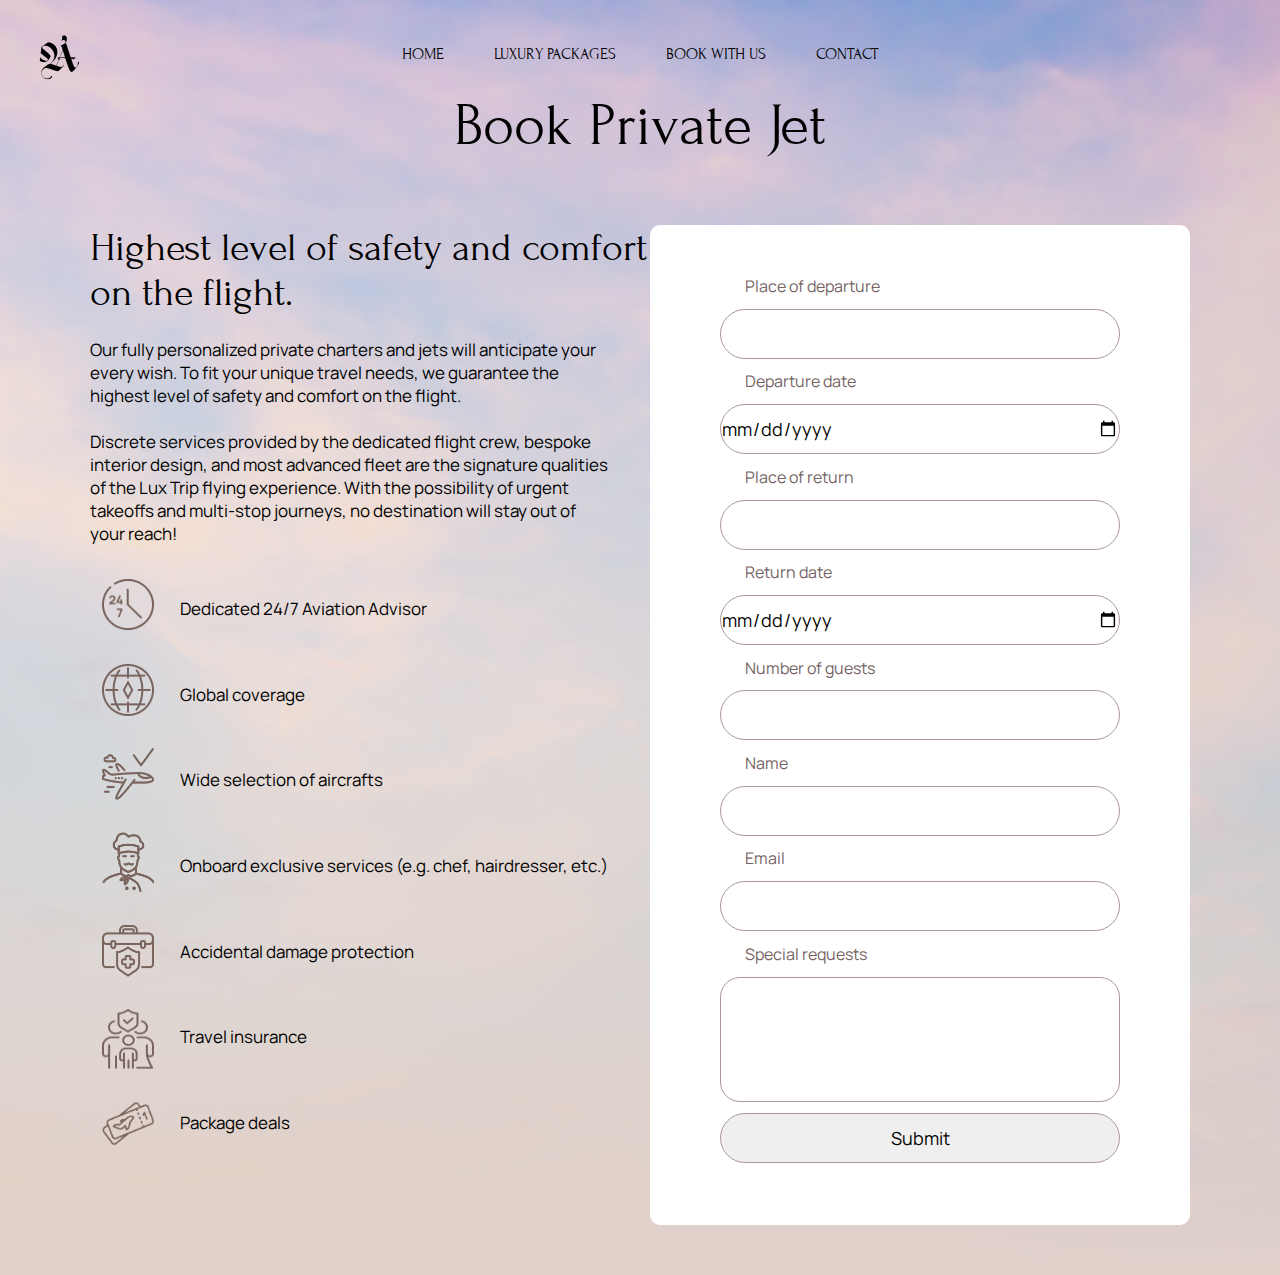
<file: private-jet.html>
<html lang="en-US">
    <head> 
       <title>Adventure - Travel Designer</title> 
       
       <meta name="author" content="Cristhian Prado" />
       <meta
            name="description"
            content="Your home for luxury traveling." 
        />
        <meta charset="utf-8"/>
        <link rel="stylesheet" href="private-jet.css">
    </head>

    
    <body>
        <input type="checkbox" id="toggle">
        <a href="#"><img class="logo" src="logo.png"></a>
        <nav>
            <label class = "navbar-toggler" for="toggle">
                <span class="bar"></span>
                <span class="bar"></span>
                <span class="bar"></span>
            </label>

            <ul>
                <li><a href="index.html">HOME</a></li>
                <li><a href="luxuryPackages.html">LUXURY PACKAGES</a></li>
                <li><a href="booking.html">BOOK WITH US</a></li>
                <li><a href="contact.html">CONTACT</a></li>
            </ul>
        </nav>

        <div class="bookTitle">
            <h1>Book Private Jet</h1>
        </div>

        <div class="container">
            <div class="sub-container">
                <div class="text-section">
                    <h1>Highest level of safety and comfort on the flight.</h1>
                    <br>
                    <p>Our fully personalized private charters and jets will anticipate your every wish. To fit your unique travel needs, we guarantee the highest level of safety and comfort on the flight.</p>
                    <br>
                    <p>Discrete services provided by the dedicated flight crew, bespoke interior design, and most advanced fleet are the signature qualities of the Lux Trip flying experience. With the possibility of urgent takeoffs and multi-stop journeys, no destination will stay out of your reach!</p>
                    <br>

                    <div class="service-includes">
                        <div class="icons">
                            <img src="images/booking-icons/icon-001.png" width="52px" height="52px">
                            <img src="images/booking-icons/icon-007.png" width="52px" height="52px">
                            <img src="images/booking-icons/icon-008.png" width="52px" height="52px">
                            <img src="images/booking-icons/icon-009.png" width="52px" height="60px">
                            <img src="images/booking-icons/icon-010.png" width="52px" height="52px">
                            <img src="images/booking-icons/icon-005.png" width="52px" height="60px">
                            <img src="images/booking-icons/icon-006.png" width="52px" height="45px">
                        </div>
                        <div class="service-text">
                            <p>Dedicated 24/7 Aviation Advisor</p>
                            <p>Global coverage</p>
                            <p>Wide selection of aircrafts</p>
                            <p>Onboard exclusive services (e.g. chef, hairdresser, etc.)</p>
                            <p>Accidental damage protection</p>
                            <p>Travel insurance</p>
                            <p>Package deals</p>
                        </div>
                    </div>
                </div>
                <div class="form-section">
                    <form>
                        <label for="pod">Place of departure</label>
                        <input type="text" id="pod" name="pod">
                        <label for="departure-date">Departure date</label>
                        <input type="date" id="departure-date" name="departure-date">
    
                        <label for="por">Place of return</label>
                        <input type="text" id="por" name="por">
                        <label for="return-date">Return date</label>
                        <input type="date" id="return-date" name="return-date">
    
                        <label for="numGuests">Number of guests</label>
                        <input type="text" id="numGuests" name="numGuests">
    
                        <label for="name">Name</label>
                        <input type="text" id="name" name="name" required>
    
                        <label for="email">Email</label>
                        <input type="text" id="email" name="email" required>
    
                        <label for="spec-Requests">Special requests</label>
                        <textarea></textarea>
    
                        <input type="submit">
                    </form>
                </div>
            </div>
        </div>

    </body>
</html>
</file>
<file: booking-style.css>
@import url('https://fonts.googleapis.com/css2?family=Forum&display=swap');
@import url('https://fonts.googleapis.com/css2?family=Inter&family=Manrope:wght@300&display=swap');
*
{
    margin: 0;
    padding: 0;
    box-sizing: border-box;
    font-family: 'Forum', cursive;
}

a:link {
    color: #000;
    text-decoration: none;
}

a:hover {
    text-decoration: none;
}

a:active {
    text-decoration: none;
    color: #333333; 
}

a:visited {
    color: #000;
}

.logo {
    position: absolute;
    margin: 3vh 2vw;
    height: 64px; 
    width: 64px;
}

/* NAV BAR */
nav {
    width: 100%;
    height: 12vh;
    font-weight: bold;
    display: flex;
    align-items: center;
    justify-content: space-between;
    position: absolute;
}

nav ul {
    display: flex;
    justify-content: center;
    align-items: center;
    width: 100%;
    gap: 50px;
    list-style: none;
    font-weight: 300;
}

/* HAMBURGER NAVIGATION */
nav .navbar-toggler {
    display: none;
    height: min-content;
    margin: 10px -20px 5px 0;
    cursor: pointer;
    margin-left: 25px;
    margin-bottom: 15px;
    z-index: 60;
}

nav .navbar-toggler .bar { 
    width: 30px;
    height: 4px;
    margin-bottom: 5px;
    background: #404040;
    border-radius: 100px;
    transition: 0.4s;
}

input {
    display: none;
}

input:checked ~ nav ul {
    transform: translateY(0);
}

input:checked ~ nav .navbar-toggler {
    margin-top: 35px;
}

@media (max-width: 675px) {
    nav ul {
        display: grid;
        justify-content: right;
        position: absolute;
        width: 100%;
        top: 0;
        left: 0;
        transform: translateY(-100%); 
        z-index: 50;
        transition: .6s; 
        gap: 10px;
    }

    nav ul li {
        padding-left: 35px;
    }

    nav .navbar-toggler {
        display: grid !important; 
        z-index: 60;
    }

    .logo {
        margin: 3vh 45vw;
    }
}


/* MAIN CSS */
body {
    background: #e0d1cb;
    background-image: linear-gradient( rgba(27,50,112,0), #e0d1cb), url(images/cloud-sky-twilight-time.jpg);
    background-repeat: no-repeat;
    background-size: cover;
}

.bookTitle {
    width: auto;
    height: 175px;
    display: grid;
    place-items: center;
}

.bookTitle h1 {
    font-size: 60px;
    font-weight: 300;
    margin-top: 75px;
}

.booking-section {
    display: flex;
    justify-content: center;
    align-items: center;
    width: 100%;
}

.bookings-container {
    display: flex;
    flex-wrap:wrap;
    justify-content: center;
    align-items: center;
    gap: 25px 25px;
    width: 75%;
    padding-top: 60px;
    margin-bottom: 5%;
}

.booking {
    background: #424242;
    width: 530px;
    height: 175px;
    border-radius: 12px;
    overflow: hidden;
}

.booking h1 {
    display: flex;
    justify-content: center;
    align-items: center;
    height: 100%;
    font-size: 50px;
    font-weight: normal;
    color: #fff;
    text-align: center;
}

.booking-info {
    width: inherit;
    height: 415px;
    background: #fff;
    border-radius: 12px;
}

.booking-info p {
    font-family: 'Manrope';
    font-weight: 350;
    font-size: 18px;
    text-align: center;
    margin-top: 25px;
}

@media (max-width: 675px) {
    .booking {
        width: 400px;
    }

    .booking h1 {
        font-size: 42px;
    }
}

.booking:hover .bg{
    transform: scale(1.15);
}

.booking:hover {
    transform: none;
}

.bg {
    width: 100%;
    height: 100%;
    border-radius: 10px;
    transition: all 1s;
    overflow: hidden;
}

.bg.private-jet {background: url(images/private-jet.png); background-position: center; background-size: cover;}
.bg.private-heli {background: url(images/private-heli.png); background-position: center; background-size: cover;}
.bg.yachts {background: url(images/yachts.png); background-position: center; background-size: cover;}
.bg.villas {background: url(images/villas.png); background-position: center; background-size: cover;}
.bg.hotels {background: url(images/hotels.png); background-position: center; background-size: cover;}
.bg.supercars {background: url(images/supercars.png); background-position: center; background-size: cover;}

.request-container {
    display: grid;
    place-items: center;
    width: 100%;
    height: 125px;
}

.request-button {
    display: grid;
    place-items: center;
    width: 250px;
    height: 55px;
    background: #000;
    border-radius: 50px;
}

.request-button h2 {
    color: #fff;
    font-weight: 300;
    font-size: 22.5px;
}

.request-cont-outline {
    position: absolute;
    width: 200px;
    height: 50px;
    margin-bottom: 25px;
    border-radius: 50px;
    border-style: solid;
    border-width: 1px;
    border-color: #000;
}
</file>
<file: contact.css>
@import url('https://fonts.googleapis.com/css2?family=Forum&display=swap');
@import url('https://fonts.googleapis.com/css2?family=Inter&family=Manrope:wght@400&display=swap');
*
{
    margin: 0;
    padding: 0;
    box-sizing: border-box;
    font-family: 'Forum', cursive;
}

a:link {
    color: #000;
    text-decoration: none;
}

a:hover {
    text-decoration: none;
    color: #fff; 
}

a:active {
    text-decoration: none;
    color: #333333; 
}

a:visited {
    color: #000;
}

.logo {
    position: absolute;
    margin: 3vh 2vw;
    height: 64px; 
    width: 64px;
}

/* NAV BAR */
nav {
    width: 100%;
    height: 12vh;
    font-weight: bold;
    display: flex;
    align-items: center;
    justify-content: space-between;
    position: absolute;
}

nav ul {
    display: flex;
    justify-content: center;
    align-items: center;
    width: 100%;
    gap: 50px;
    list-style: none;
    font-weight: 300;
}

/* HAMBURGER NAVIGATION */
nav .navbar-toggler {
    display: none;
    height: min-content;
    margin: 10px -20px 5px 0;
    cursor: pointer;
    margin-left: 25px;
    margin-bottom: 15px;
    z-index: 60;
}

nav .navbar-toggler .bar { 
    width: 30px;
    height: 4px;
    margin-bottom: 5px;
    background: #404040;
    border-radius: 100px;
    transition: 0.4s;
}

input {
    display: none;
}

input:checked ~ nav ul {
    transform: translateY(0);
}

input:checked ~ nav .navbar-toggler {
    margin-top: 35px;
}

@media (max-width: 675px) {
    nav ul {
        display: grid;
        justify-content: right;
        position: absolute;
        width: 100%;
        top: 0;
        left: 0;
        transform: translateY(-100%); 
        z-index: 50;
        transition: .6s; 
        gap: 10px;
    }

    nav ul li {
        padding-left: 35px;
    }

    nav .navbar-toggler {
        display: grid !important; 
        z-index: 60;
    }

    .logo {
        margin: 3vh 45vw;
    }
}


/* MAIN CSS */
body {
    background: #e0d1cb;
    background-image: linear-gradient( rgba(27,50,112,0), #e0d1cb), url(images/cloud-sky-twilight-time.jpg);
    background-repeat: no-repeat;
    background-size: cover;
}

.pageTitle {
    width: auto;
    height: 175px;
    display: grid;
    place-items: center;
}

.pageTitle h1 {
    font-size: 60px;
    font-weight: 300;
    margin-top: 90px;
    text-align: center;
}

.contact-info-section {
    display: flex;
    justify-content: center;
    align-items: center;
    width: 100%;
}

.contact-info-container {
    display: flex;
    flex-wrap:wrap;
    justify-content: center;
    align-items: center;
    gap: 25px 25px;
    width: 75%;
    padding-top: 75px;
    margin-bottom: 5%;
}

.contact-info {
    display: grid;
    place-items: center;
    background: rgba(201, 201, 201, 0.3);
    width: 530px;
    height: 300px;
    border-radius: 15px;
    border-style: solid;
    border-width: 1px;
    border-color: #fff;
    overflow: hidden;
}

.info-text {
    text-align: center;
    line-height: 38px;
    margin-bottom: 25px;
}

.info-text.address {
    margin-bottom: 50px;
}

.info-text p {
    font-family: 'Manrope';
}

.info-text h3 {
    font-size: 42.5px;
    font-weight: 300;
}

.info-text h2 {
    font-size: 25px;
    font-weight: 300;
}
</file>
<file: package-styles.css>
@import url('https://fonts.googleapis.com/css2?family=Forum&display=swap');
@import url('https://fonts.googleapis.com/css2?family=Inter&family=Manrope:wght@400&display=swap');
*
{
    margin: 0;
    padding: 0;
    box-sizing: border-box;
    font-family: 'Forum', cursive;
}

a:link {
    color: #000;
    text-decoration: none;
}

a:hover {
    text-decoration: none;
    color: #fff; 
}

a:active {
    text-decoration: none;
    color: #333333; 
}

a:visited {
    color: #000;
}

.logo {
    position: absolute;
    margin: 3vh 2vw;
    height: 64px; 
    width: 64px;
}

/* NAV BAR */
nav {
    width: 100%;
    height: 12vh;
    font-weight: bold;
    display: flex;
    align-items: center;
    justify-content: space-between;
    position: absolute;
}

nav ul {
    display: flex;
    justify-content: center;
    align-items: center;
    width: 100%;
    gap: 50px;
    list-style: none;
    font-weight: 300;
}

/* HAMBURGER NAVIGATION */
nav .navbar-toggler {
    display: none;
    height: min-content;
    margin: 10px -20px 5px 0;
    cursor: pointer;
    margin-left: 25px;
    margin-bottom: 15px;
    z-index: 60;
}

nav .navbar-toggler .bar { 
    width: 30px;
    height: 4px;
    margin-bottom: 5px;
    background: #404040;
    border-radius: 100px;
    transition: 0.4s;
}

input {
    display: none;
}

input:checked ~ nav ul {
    transform: translateY(0);
}

input:checked ~ nav .navbar-toggler {
    margin-top: 35px;
}

@media (max-width: 675px) {
    nav ul {
        display: grid;
        justify-content: right;
        position: absolute;
        width: 100%;
        top: 0;
        left: 0;
        transform: translateY(-100%); 
        z-index: 50;
        transition: .6s; 
        gap: 10px;
    }

    nav ul li {
        padding-left: 35px;
    }

    nav .navbar-toggler {
        display: grid !important; 
        z-index: 60;
    }

    .logo {
        margin: 3vh 45vw;
    }
}


/* MAIN CSS */
body {
    background: #e0d1cb;
    background-image: linear-gradient( rgba(27,50,112,0), #e0d1cb), url(images/cloud-sky-twilight-time.jpg);
    background-repeat: no-repeat;
    background-size: cover;
}

.pageTitle {
    width: auto;
    height: 175px;
    display: grid;
    place-items: center;
}

.pageTitle h1 {
    font-size: 60px;
    font-weight: 300;
    margin-top: 90px;
    text-align: center;
}

.fg-package-container {
    display: grid;
    place-items: center;
    width: 100%;
    height: 600px;
}

.fg-package {
    position: absolute;
    z-index: 1;
    width: 1100px;
    height: 550px;
    border-radius: 10px;
    background:  linear-gradient( rgba(27,50,112,0), rgba(27,50,112,0), #203147), url(images/italy-lake-como1.jpeg); background-position: center; background-size: cover;
}

.fg-info {
    color: #fff;
    margin-top: 325px;
    margin-left: 55px;
}

.fg-info p {
    font-size: 19px;
    font-family: 'Manrope';
}

.fg-info h1 {
    font-size: 60px;
    font-weight: 300;
}

.fg-outline {
    position: absolute;
    z-index: 0;
    width: 1050px; 
    height: 565px;
    border-style: solid;
    border-radius: 10px;
    border-width: 1px;
    border-color: #fff;
}

@media (max-width: 1100px) {
    .fg-package {
        width: 90vw;
    }

    .fg-outline {
        width: 85vw;
    }

    .fg-info h1 {
        font-size: 5vw;
    }
}

@media (max-width: 675px) {
    .fg-info h1 {
        font-size: 8vw;
    }
}

/* SWIPER MENU CSS */
button {
    font-size: 25px;
    color: #534b39;
    background: none;
    border: none;
    margin-right: 25px;
    cursor: pointer;
}

.button-bar {
    display: flex;
    justify-content: center;
    margin-top: 25px;
    margin-left: 25px;
}

@media (max-width: 1000px) {
    .button-bar {
        justify-content: left;
        width: 90vw;
        height: 15vh;
        overflow-x: scroll;
    }

    .button-bar::-webkit-scrollbar {
        width: 20px;
        height: 12.5px;
    }
    
    .button-bar::-webkit-scrollbar-track {
        box-shadow: inset 0 0 5px grey;
        border-radius: 10px;
    }
    
    .button-bar::-webkit-scrollbar-thumb {
        background: #e09999;
        border-radius: 10px;
    }
}

/* INFORMATION SECTION */
.info-section {
    display: grid;
    place-items: center;
}

.information, 
.ltp, 
.location, 
.travel-tips, 
.gallery, 
.reviews, 
.policy {
    width: 1100px;
    height: 1200px;
    margin-top: 30px;
    margin-bottom: 50px;
    border-radius: 10px;
    background: #fff;
}

.information {visibility: visible; display: block; z-index: 0;}
.ltp {visibility: hidden; display: none; z-index: 0;}
.location {visibility: hidden; display: none; z-index: 0;}
.travel-tips {visibility: hidden; display: none; z-index: 0;}
.gallery {visibility: hidden; display: none; z-index: 0;}
.reviews {visibility: hidden; display: none; z-index: 0;}
.policy {visibility: hidden; display: none; z-index: 0;}

.content {
    display: grid;
    grid-template-columns: 1fr 1fr;
}

.photo {
    display: block;
    width: 350px;
    height: 550px;
    margin-left: 100px;
    margin-top: 75px;
    border-radius: 12.5px;  
}

.photo.italy-lake-como {background: url(images/italy1.jpeg); background-size: cover;  background-position: center;}

.text-section {
    width: 470px;
    height: 1000px;
    margin-top: 100px;
}

.text-section h1 {
    font-size: 40px;
    font-weight: 300;
}

.text-section p {
    font-size: 19px;
    line-height: 36px;
    margin-bottom: 42px;
}

.text-section ul {
    list-style-image: url(images/list-bullet.png);
    margin-left: 25px;
}

.text-section ul li {
    font-size: 18px;
    font-family: 'Manrope';
    font-weight: 300;
    line-height: 36px;
    margin-bottom: 10px;
}

.dts-container {
    margin-top: 80px;
    font-weight: 300;
    line-height: 45px;
}

.dts-container h3 {font-family: 'Manrope'; font-weight: 200;}
.dts-container h3 strong {font-family: 'Manrope'; font-weight: 600;}

@media (max-width: 1000px) {
    .photo {
        display: none;
    }

    .content {
        display: grid;
        place-items: center;
        margin-left: 25px;
    }

    .text-section {
        width: 400px;    
    }

    .text-section h1 {
        font-size: 35px;
    }

    .information, 
    .ltp, 
    .location, 
    .travel-tips, 
    .gallery, 
    .reviews, 
    .policy {
        width: 90vw;
    }

    .dts-container {
        margin-top: 30px;
    }
}

/* LUXURY TOUR PLAN SECTION */
.ltp {
    height: 3850px;
}

.content-title {
    display: grid;
    place-items: center;
    height: 125px;
    font-size: 40px;
}

.text-block {
    display: grid;
    grid-template-columns: 475px 600px;
    place-items: center top;
    margin-bottom: 100px;
}

.text-block h2 {
    font-size: 40px;
    font-weight: 300;
    margin-left: 150px;
    width: 200px;
}

.text-block p {
    font-family: 'Manrope';
    font-size: 18px;
    line-height: 36px;
    margin-right: 75px;
}

.ltp-includes {
    width: 470px;
    margin-top: 100px;
    margin-left: 100px;
}

.ltp-includes p {
    font-size: 18px;
    line-height: 36px;
    margin-bottom: 10px;
    font-family: 'Manrope';
    font-weight: 700;
}

.ltp-includes ul {
    list-style-image: url(images/list-bullet.png);
    margin-left: 25px;
}

.ltp-includes ul li {
    font-size: 18px;
    font-family: 'Manrope';
    font-weight: 300;
    line-height: 36px;
    margin-bottom: 10px;
}

.footer-info {
    margin-top: 75px;
    display: grid;
    place-items: center;
    text-align: center;
}

.footer-info p {
    font-size: 16px;
    font-family: 'Manrope';
    font-style: oblique;
}

.footer-info h4 {
    font-weight: 300;
    font-size: 16px;
    font-family: 'Manrope';
}

@media (max-width: 1100px) {
    .ltp {
        height: 5200px;
    }

    .text-block {
        display: flex;
        flex-wrap: wrap;
        margin-left: 25px;
    }

    .text-block h2 {
        margin-left: 0px;
        width: 100%;
    }

    .ltp-includes {
        margin-left: 25px;
    }

    .footer-info p {
        font-size: 14px;
    }

    .footer-info h4 {
        font-size: 14px;
    }
}



/* LOCATION SECTION */
.location {
    height: 1000px;
}

.loc-bg {
    display: grid;
    place-items: center;
    width: inherit;
    height: inherit;
}



/* TRAVEL TIPS SECTION */
.text-block h2.tt-h2 {
    width: 250px;
}



/* GALLERY SECTION */
.gallery {
    height: 2485px;
}

.image-gallery {
    display: grid;
    place-items: center;
    width: inherit;
    height: 2300px;
}

.gallery-content {
    display: flex;
    flex-wrap: wrap;
    justify-content: left;
    width: 910px;
    height: inherit;
}

.image {
    border-radius: 10px;
}

.image.one {
    width: 900px;
    height: 600px;
    background: url(images/italy-lake-como2.jpeg);
    background-size: cover;
    background-repeat: no-repeat;
    background-position: center;
    margin-bottom: 10px;
}

.image.two {
    width: 350px;
    height: 700px;
    background: url(images/italy-lake-como4.jpeg);
    background-size: cover;
    background-repeat: no-repeat;
    background-position: center;
}

.image.three {
    width: 350px;
    height: 350px;
    background: url(images/italy-lake-como1.jpeg);
    background-size: cover;
    background-repeat: no-repeat;
    background-position: center;
}

.image.four {
    width: 540px;
    height: 350px;
    background: url(images/italy-lake-como3.jpeg);
    background-size: cover;
    background-repeat: no-repeat;
    background-position: center;
}

.image.five {
    width: 540px;
    height: 700px;
    background: url(images/italy1.jpeg);
    background-size: cover;
    background-repeat: no-repeat;
    background-position: center;
}

.image.six {
    width: 900px;
    height: 600px;
    background: url(images/italy-lake-como5.jpeg);
    background-size: cover;
    background-repeat: no-repeat;
    background-position: center;
}

.image-column {
    display: flex;
    flex-wrap: wrap;
    height: 1075px;
}

.image-column.one {
    width: 360px;
}

.image-column.two {
    width: 540px;
}

@media (max-width: 1000px) {
    .gallery {
        height: 2070px;
    }
    
    .image-gallery {
        height: 1600px;
    }

    .gallery-content {
        display: flex;
        justify-content: center;
        align-items: center;
        width: 90vw;
    }

    .image-column {
        display: flex;
        justify-content: center;
        align-items: center;
        height: 650px;
    }

    .image-column.one {
        width: 500px;
    }

    .image-column.two {
        width: 500px;
    }

    .image.one {
        width: 300px;
        height: 300px;
    }

    .image.two {
        width: 300px;
        height: 300px;
    }

    .image.three {
        width: 300px;
        height: 300px;
    }

    .image.four {
        width: 300px;
        height: 300px;
    }

    .image.five {
        width: 300px;
        height: 300px;
    }

    .image.six {
        width: 300px;
        height: 300px;
    }
}



/* REVIEWS SECTION */
.reviews {
    height: 200px;
}



/* CANCELLATION POLICY SECTION */
.policy {
    height: 700px;
}

.policy-content {
    display: grid;
    place-items: center;
    width: inherit;
    height: 600px;
}

.policy-text {
    color: #2c2c2c;
    width: 550px;
    height: 600px;
}

.policy-text p {
    font-family: 'Manrope';
}

.pItalics {
    font-style: italic;
}

@media (max-width: 1000px) {
    .policy {
        height: 750px;
    }

    .policy-text {
        margin-left: 25px;
        width: 350px;
    }
}
</file>
<file: lux-pack-style.css>
@import url('https://fonts.googleapis.com/css2?family=Forum&display=swap');
*
{
    margin: 0;
    padding: 0;
    box-sizing: border-box;
    font-family: 'Forum', cursive;
}

a:link {
    color: #000;
    text-decoration: none;
}

a:hover {
    text-decoration: none;
    color: #fff; 
}

a:active {
    text-decoration: none;
    color: #333333; 
}

a:visited {
    color: #000;
}

.logo {
    position: absolute;
    margin: 3vh 2vw;
    height: 64px; 
    width: 64px;
}

/* NAV BAR */
nav {
    width: 100%;
    height: 12vh;
    font-weight: bold;
    display: flex;
    align-items: center;
    justify-content: space-between;
    position: absolute;
}

nav ul {
    display: flex;
    justify-content: center;
    align-items: center;
    width: 100%;
    gap: 50px;
    list-style: none;
    font-weight: 300;
}

/* HAMBURGER NAVIGATION */
nav .navbar-toggler {
    display: none;
    height: min-content;
    margin: 10px -20px 5px 0;
    cursor: pointer;
    margin-left: 25px;
    margin-bottom: 15px;
    z-index: 60;
}

nav .navbar-toggler .bar { 
    width: 30px;
    height: 4px;
    margin-bottom: 5px;
    background: #404040;
    border-radius: 100px;
    transition: 0.4s;
}

input {
    display: none;
}

input:checked ~ nav ul {
    transform: translateY(0);
}

input:checked ~ nav .navbar-toggler {
    margin-top: 35px;
}

@media (max-width: 675px) {
    nav ul {
        display: grid;
        justify-content: right;
        position: absolute;
        width: 100%;
        top: 0;
        left: 0;
        transform: translateY(-100%); 
        z-index: 50;
        transition: .6s; 
        gap: 10px;
    }

    nav ul li {
        padding-left: 35px;
    }

    nav .navbar-toggler {
        display: grid !important; 
        z-index: 60;
    }

    .logo {
        margin: 3vh 45vw;
    }
}

/* MAIN CSS */
body {
    background: #e0d1cb;
    background-image: linear-gradient( rgba(27,50,112,0), #e0d1cb), url(images/cloud-sky-twilight-time.jpg);
    background-repeat: no-repeat;
    background-size: cover;
}

.luxTitle {
    width: auto;
    height: 175px;
    display: grid;
    place-items: center;
}

.luxTitle h1 {
    font-size: 60px;
    font-weight: 300;
    margin-top: 75px;
}

.packages-container {
    display: grid;
    justify-content: center;
    width: auto;
   
    margin-top: 50px;
    border-style: none;
}

.sub-container {
    display: grid;
    place-items: center;
    grid-template-columns: 375px 375px 375px;
    margin-bottom: 25px;
    border-style: none;
}

.package {
    width: 350px;
    height: 550px;
    background: #fff;
    border-radius: 15px;
    margin-bottom: 25px;
    overflow: hidden;
    border-style: none;
}

.bg {
    width: 100%;
    height: 100%;
    border-radius: 10px;
    transition: all 1s;
    overflow: hidden;
}

.bg.italy {background: url(images/italy1.jpeg); background-position: center; background-size: cover;}
.bg.indonesia {background: url(images/indonesia1.jpg); background-position: center; background-size: cover;}
.bg.thailand {background: url(images/thailand1.jpeg); background-position: center; background-size: cover;}
.bg.turkey {background: url(images/turkey1.jpeg); background-position: center; background-size: cover;}
.bg.botswana1 {background: url(images/botswana1.jpeg); background-position: center; background-size: cover;}
.bg.botswana2 {background: url(images/botswana2.jpeg); background-position: center; background-size: cover;}
.bg.morocco1 {background: url(images/morocco1.jpeg); background-position: center; background-size: cover;}
.bg.morocco2 {background: url(images/morocco2.jpeg); background-position: center; background-size: cover;}
.bg.morocco3 {background: linear-gradient(180deg,rgba(0,0,0,0) 0,#0b2034 100%), url(images/morocco3.jpeg); background-position: center; background-size: cover;}
.bg.morocco4 {background: url(images/morocco4.jpeg); background-position: center; background-size: cover;}
.bg.egypt1 {background: url(images/egypt1.jpeg); background-position: center; background-size: cover;}
.bg.south-africa1 {background: url(images/south-africa1.jpeg); background-position: center; background-size: cover;}
.bg.mozambique1 {background: linear-gradient(180deg,rgba(0,0,0,0) 0,#0b2034 100%), url(images/mozambique1.jpg); background-position: center; background-size: cover;}
.bg.tanzania1 {background: linear-gradient(180deg,rgba(0,0,0,0) 0,#0b2034 100%), url(images/tanzania1.jpeg); background-position: center; background-size: cover;}
.bg.tanzania2 {background: linear-gradient(180deg,rgba(0,0,0,0) 0,#0b2034 100%), url(images/tanzania2.jpeg); background-position: center; background-size: cover;}
.bg.tanzania3 {background: url(images/tanzania3.jpeg); background-position: center; background-size: cover;}
.bg.mexico1 {background: url(images/mexico2.jpeg); background-position: center; background-size: cover;}
.bg.mexico2 {background: url(images/mexico4.jpeg); background-position: center; background-size: cover;}
.bg.mexico3 {background: linear-gradient(180deg,rgba(0,0,0,0) 0,#0b2034 100%), url(images/mexico5.jpeg); background-position: center; background-size: cover;}
.bg.iceland1 {background: url(images/iceland1.jpeg); background-position: center; background-size: cover;}
.bg.iceland2 {background: url(images/iceland2.jpeg); background-position: center; background-size: cover;}
.bg.iceland3 {background: url(images/iceland3.jpeg); background-position: center; background-size: cover;}
.bg.mexico4 {background: url(images/mexico3.jpeg); background-position: center; background-size: cover;}
.bg.mexico5 {background: url(images/mexico6.jpg); background-position: center; background-size: cover;}
.bg.mexico6 {background: url(images/mexico.jpeg); background-position: center; background-size: cover;}
.bg.italy2 {background: url(images/italy2.jpg); background-position: center; background-size: cover;}
.bg.italy3 {background: url(images/italy3.jpeg); background-position: center; background-size: cover;}
.bg.sweden1 {background: linear-gradient(180deg,rgba(0,0,0,0) 0,#0b2034 100%), url(images/sweden.jpeg); background-position: center; background-size: cover;}
.bg.norway1 {background: linear-gradient(180deg,rgba(0,0,0,0) 0,#0b2034 100%), url(images/norway.jpeg); background-position: center; background-size: cover;}
.bg.iceland4 {background: url(images/iceland4.jpeg); background-position: center; background-size: cover;}
.bg.finland1 {background: linear-gradient(180deg,rgba(0,0,0,0) 0,#0b2034 100%), url(images/finland1.jpeg); background-position: center; background-size: cover;}


.package:hover .bg{
    transform: scale(1.15);
}

.package:hover .bg.experience-content {
    transform: none;
}

.experience-content {
    margin-top: 275px;
    height: 250px;
    overflow: hidden;
    
    font-weight: normal;
    color: #fff;
    margin-left: 25px;
}

.experience-content p {
    width: 50%;
    height: auto;
    font-family: Trebuchet MS;
}

.experience-content h1 {
    width: 100%;
    height: auto;
    font-weight: normal;
    font-size: 35px;
}

.price {
    font-size: 20px;    
    margin-top: 20px;
}

.price-num {
    font-size: 25px;
}

@media (max-width: 1150px) {
    .sub-container {
        display: grid;
        grid-template-columns: none;
        grid-template-rows: auto;
    }
}
</file>
<file: private-jet.css>
@import url('https://fonts.googleapis.com/css2?family=Forum&display=swap');
@import url('https://fonts.googleapis.com/css2?family=Inter&family=Manrope:wght@300&display=swap');
*
{
    margin: 0;
    padding: 0;
    box-sizing: border-box;
    font-family: 'Forum', cursive;
}

a:link {
    color: #000;
    text-decoration: none;
}

a:hover {
    text-decoration: none;
    color: #fff; 
}

a:active {
    text-decoration: none;
    color: #333333; 
}

a:visited {
    color: #000;
}

.logo {
    position: absolute;
    margin: 3vh 2vw;
    height: 64px; 
    width: 64px;
}

/* NAV BAR */
nav {
    width: 100%;
    height: 12vh;
    font-weight: bold;
    display: flex;
    align-items: center;
    justify-content: space-between;
    position: absolute;
}

nav ul {
    display: flex;
    justify-content: center;
    align-items: center;
    width: 100%;
    gap: 50px;
    list-style: none;
    font-weight: 300;
}

/* HAMBURGER NAVIGATION */
nav .navbar-toggler {
    display: none;
    height: min-content;
    margin: 10px -20px 5px 0;
    cursor: pointer;
    margin-left: 25px;
    margin-bottom: 15px;
    z-index: 60;
}

nav .navbar-toggler .bar { 
    width: 30px;
    height: 4px;
    margin-bottom: 5px;
    background: #404040;
    border-radius: 100px;
    transition: 0.4s;
}

input {
    display: none;
}

input:checked ~ nav ul {
    transform: translateY(0);
}

input:checked ~ nav .navbar-toggler {
    margin-top: 35px;
}

@media (max-width: 675px) {
    nav ul {
        display: grid;
        justify-content: right;
        position: absolute;
        width: 100%;
        top: 0;
        left: 0;
        transform: translateY(-100%); 
        z-index: 50;
        transition: .6s; 
        gap: 10px;
    }

    nav ul li {
        padding-left: 35px;
    }

    nav .navbar-toggler {
        display: grid !important; 
        z-index: 60;
    }

    .logo {
        margin: 3vh 45vw;
    }
}


/* MAIN CSS */
body {
    background: #e0d1cb;
    background-image: linear-gradient( rgba(27,50,112,0), #e0d1cb), url(images/cloud-sky-twilight-time.jpg);
    background-repeat: no-repeat;
    background-size: cover;
}

.bookTitle {
    width: auto;
    height: 175px;
    display: grid;
    place-items: center;
}

.bookTitle h1 {
    font-size: 60px;
    font-weight: 300;
    margin-top: 75px;
}



/* PRIVATE JET SECTION */
.container {
    display: grid;
    place-items: center;
    height: 1100px;
}

.sub-container {
    display: grid;
    grid-template-columns: 1fr 1fr;
    width: 1100px;
    height: 1000px;
}

@media (max-width: 1200px) {
    .sub-container {
        width: 90vw;
        grid-template-columns: none;
        grid-template-rows: 1fr 1fr;
    }
}

.text-section {
    width: 560px;
    height: auto;
}

.text-section h1 {
    font-size: 40px;
    font-weight: 300;
}

.text-section p {
    width: 520px;
    margin-top: 5px;
    font-size: 17px;
    font-family: 'Manrope';
}

.service-includes {
    display: grid;
    grid-template-columns: 1fr 1fr;
    grid-template-rows: min-content;
    width: 560px;
    height: 600px;
    place-items: center;
}

.icons {
    display: grid;
    place-items: center;
    width: 75px;
    height: 600px;
}

.service-text {
    display: grid;
    align-items: center;
    justify-content: left;
    width: 495px;
    height: 600px;
}

.service-text p {
    margin-left: 15px;
}

.form-section {
    display: grid;
    place-items: center;
    width: 540px;
    height: 1000px;
    background: #fff;
    border-radius: 10px;
}

form {
    display: grid;
    justify-content: center;
    width: 540px;
    height: 900px;
}

label {
    margin-left: 25px;
    font-family: 'Manrope';
    color: #756363;
}

form input {
    font-family: 'Manrope';
    font-size: 18px;
    display: block;
    width: 400px;
    height: 50px;
    border-radius: 50px;
    border-style: solid;
    border-width: 1px;
    border-color: #ad9898;
}

textarea {
    font-family: 'Manrope';
    font-size: 18px;
    border-radius: 20px;
    border-style: solid;
    border-width: 1px;
    border-color: #ad9898;
    width: 400px;
    height: 125px;
    resize: none;
}

@media (max-width: 675px) {
    .service-includes {
        width: 400px;
    }

    .service-text {
        width: 350px;
    }

    .service-text p {
        width: 350px;
        margin-left: 0;
    }

    .text-section {
        width: 90vw;
    }

    .text-section p {
        width: 350px;
    }

    .form-section {
        width: 450px;
    }

    form {
        width: 450px;
    }
}
</file>
